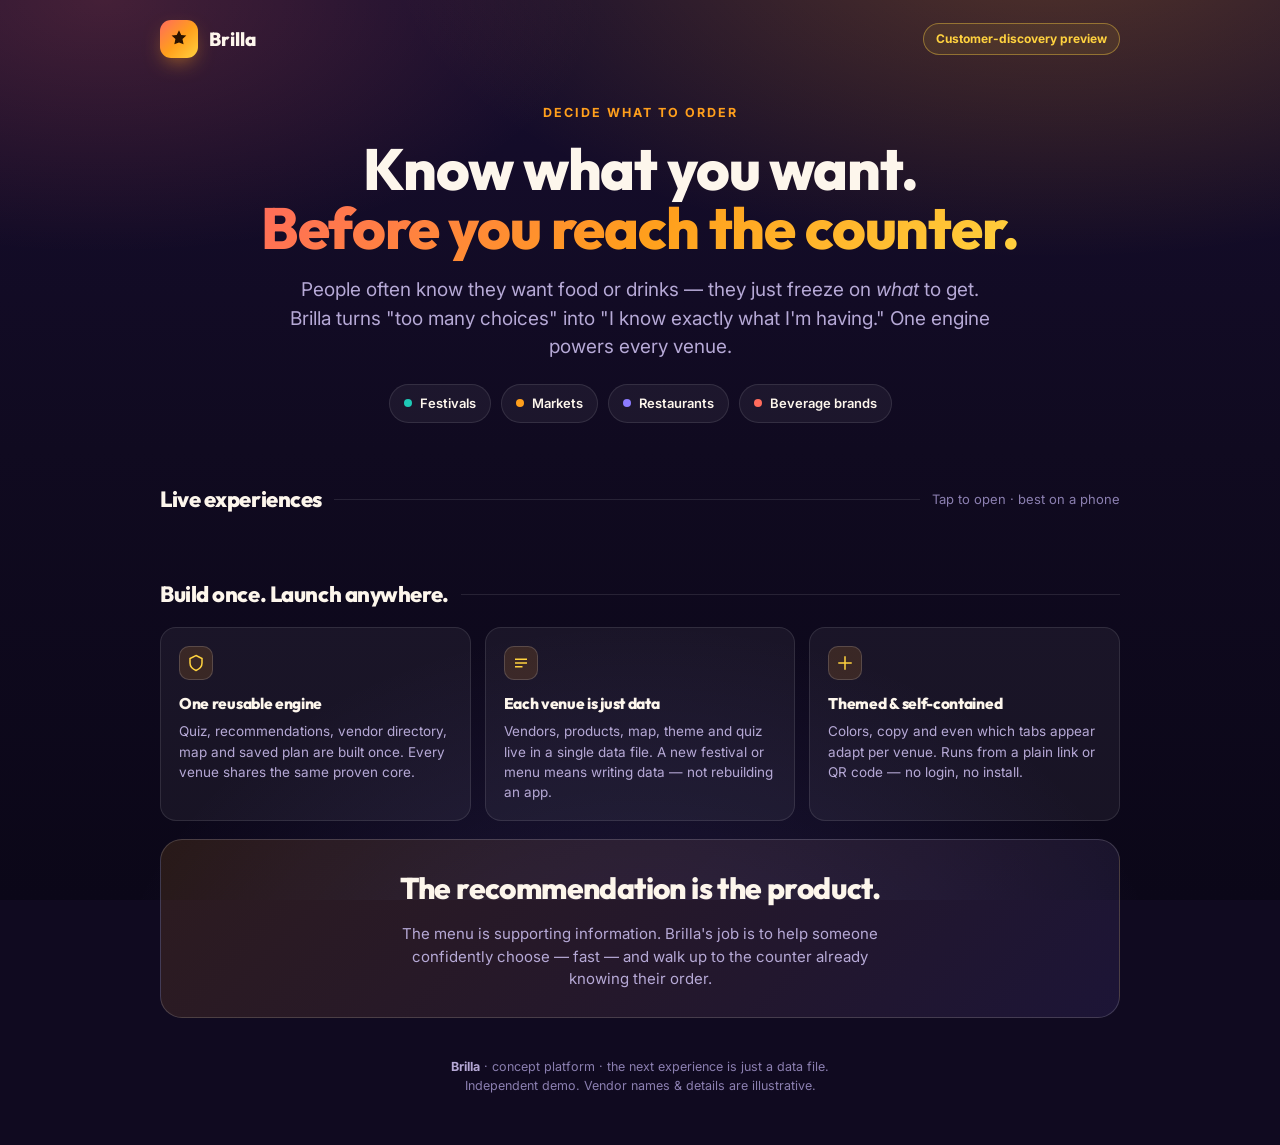
<file: index.html>
<!doctype html>
<html lang="en">
<head>
<meta charset="utf-8" />
<meta name="viewport" content="width=device-width, initial-scale=1, viewport-fit=cover" />
<title>Brilla — decide what to order, before you reach the counter</title>
<meta name="description" content="Brilla helps people decide what to eat and drink. One engine, every venue — festivals, markets, restaurants. Build once, launch anywhere." />
<meta name="theme-color" content="#120b26" />
<meta property="og:title" content="Brilla — one engine, every venue" />
<meta property="og:description" content="Helps people decide what to order before they reach the counter. Festivals, markets, restaurants — from one reusable engine." />
<link rel="preconnect" href="https://fonts.googleapis.com" />
<link rel="preconnect" href="https://fonts.gstatic.com" crossorigin />
<link href="https://fonts.googleapis.com/css2?family=Outfit:wght@500;600;700;800&family=Inter:wght@400;500;600&display=swap" rel="stylesheet" />
<style>
  :root{
    --bg:#100a20; --ink:#fdf6ec; --muted:#b6a9d6; --faint:#8b7fb0;
    --card:rgba(255,255,255,.05); --line:rgba(255,255,255,.10); --line2:rgba(255,255,255,.16);
    --b1:#ff6b5c; --b2:#ff9f1c; --b3:#ffd23f;
    --sun:linear-gradient(135deg,var(--b1),var(--b2) 52%,var(--b3));
    --radius:22px;
  }
  *{box-sizing:border-box;-webkit-tap-highlight-color:transparent}
  body{margin:0;font-family:'Inter',system-ui,sans-serif;color:var(--ink);background:var(--bg);
    background-image:
      radial-gradient(1100px 520px at 82% -6%, rgba(255,159,28,.26), transparent 60%),
      radial-gradient(900px 460px at 8% 0%, rgba(255,107,92,.20), transparent 55%),
      radial-gradient(900px 700px at 50% 116%, rgba(140,123,255,.16), transparent 60%),
      linear-gradient(180deg,#160d2e,#100a20 50%,#0b0718);
    background-attachment:fixed;min-height:100vh;-webkit-font-smoothing:antialiased;line-height:1.5}
  h1,h2,h3,h4{font-family:'Outfit',sans-serif;letter-spacing:-.02em;margin:0}
  a{color:inherit;text-decoration:none}
  .wrap{max-width:1000px;margin:0 auto;padding:0 20px}
  .grad{background:var(--sun);-webkit-background-clip:text;background-clip:text;color:transparent}

  header{display:flex;align-items:center;justify-content:space-between;padding:20px 0 6px}
  .brand{display:flex;align-items:center;gap:11px;font-family:'Outfit';font-weight:800;font-size:19px}
  .mark{width:38px;height:38px;border-radius:11px;background:var(--sun);display:grid;place-items:center;
        box-shadow:0 8px 22px -8px rgba(255,159,28,.85)}
  .mark svg{width:22px;height:22px}
  .tagchip{font-size:12px;font-weight:700;color:var(--b3);border:1px solid rgba(255,210,63,.4);
           background:rgba(255,210,63,.08);border-radius:999px;padding:6px 12px}

  .hero{padding:40px 0 14px;text-align:center;max-width:760px;margin:0 auto}
  .hero .eyebrow{font-size:12.5px;font-weight:700;letter-spacing:.16em;text-transform:uppercase;color:var(--b2)}
  .hero h1{font-size:clamp(34px,7vw,58px);line-height:1.03;font-weight:800;margin:16px 0 0}
  .hero p{font-size:clamp(16px,2.4vw,19px);color:var(--muted);margin:18px auto 0;max-width:60ch}
  .hero .row{display:flex;flex-wrap:wrap;gap:10px;justify-content:center;margin-top:22px}
  .pill{display:inline-flex;align-items:center;gap:8px;font-size:13px;font-weight:600;background:var(--card);
        border:1px solid var(--line);border-radius:999px;padding:9px 14px}
  .pill .d{width:8px;height:8px;border-radius:50%}

  .sec-label{display:flex;align-items:center;gap:12px;margin:46px 0 16px}
  .sec-label h2{font-size:22px;font-weight:800;white-space:nowrap}
  .sec-label .ln{flex:1;height:1px;background:var(--line)}
  .sec-label .note{font-size:13px;color:var(--faint)}

  .grid{display:grid;grid-template-columns:1fr;gap:18px}
  @media(min-width:680px){.grid{grid-template-columns:1fr 1fr}}

  .xcard{position:relative;border-radius:var(--radius);overflow:hidden;background:var(--card);
         border:1px solid var(--line2);box-shadow:0 24px 50px -28px rgba(0,0,0,.8);
         transition:transform .18s ease, border-color .18s ease;display:flex;flex-direction:column}
  .xcard:hover{transform:translateY(-4px);border-color:rgba(255,255,255,.3)}
  .xband{height:88px;background:linear-gradient(135deg,var(--c1),var(--c2) 52%,var(--c3));position:relative}
  .xband .em{position:absolute;left:18px;bottom:-22px;width:56px;height:56px;border-radius:15px;
             background:rgba(12,8,24,.85);backdrop-filter:blur(6px);border:1px solid rgba(255,255,255,.25);
             display:grid;place-items:center;font-size:28px}
  .xband .status{position:absolute;right:14px;top:14px;font-size:11px;font-weight:800;color:#10121f;
                 background:rgba(255,255,255,.9);border-radius:999px;padding:5px 10px}
  .xbody{padding:30px 18px 18px;display:flex;flex-direction:column;flex:1}
  .xbody h3{font-size:21px;font-weight:800}
  .xtype{font-size:12.5px;font-weight:700;color:var(--b2);margin-top:3px}
  .xtag{font-size:14px;color:var(--muted);margin:11px 0 0}
  .xmeta{font-size:12.5px;color:var(--faint);margin-top:12px;font-weight:600}
  .xstats{display:flex;gap:18px;margin-top:14px;padding-top:14px;border-top:1px solid var(--line)}
  .xstats b{font-family:'Outfit';font-weight:800;font-size:18px}
  .xstats span{font-size:11.5px;color:var(--muted);font-weight:600}
  .xstats b{display:block;line-height:1.05}
  .xopen{margin-top:16px;font-family:'Outfit';font-weight:700;font-size:14.5px;color:var(--ink);
         display:flex;align-items:center;gap:8px}
  .xopen .arrow{transition:transform .18s ease}
  .xcard:hover .xopen .arrow{transform:translateX(4px)}

  .addcard{border:1.5px dashed var(--line2);border-radius:var(--radius);background:transparent;padding:26px 20px;
           display:flex;flex-direction:column;justify-content:center;gap:8px;min-height:230px}
  .addcard .plus{width:42px;height:42px;border-radius:12px;border:1px solid var(--line2);display:grid;place-items:center;
                 font-size:24px;color:var(--b3);font-family:'Outfit'}
  .addcard h3{font-size:18px;font-weight:800;margin-top:6px}
  .addcard p{font-size:13.5px;color:var(--muted);margin:0}
  .addcard code{font-family:ui-monospace,Menlo,monospace;font-size:12px;color:var(--b3);
                background:rgba(255,210,63,.08);border:1px solid rgba(255,210,63,.2);border-radius:6px;padding:2px 6px}

  .how{display:grid;grid-template-columns:1fr;gap:14px;margin-top:6px}
  @media(min-width:680px){.how{grid-template-columns:repeat(3,1fr)}}
  .hcard{background:var(--card);border:1px solid var(--line);border-radius:16px;padding:18px}
  .hcard .ic{width:34px;height:34px;border-radius:10px;background:rgba(255,159,28,.14);border:1px solid var(--line2);
             display:grid;place-items:center;color:var(--b3)}
  .hcard .ic svg{width:18px;height:18px}
  .hcard h4{font-size:15.5px;font-weight:800;margin-top:12px}
  .hcard p{font-size:13.5px;color:var(--muted);margin:6px 0 0}

  .vision{margin-top:18px;background:linear-gradient(135deg,rgba(255,159,28,.12),rgba(140,123,255,.10));
          border:1px solid var(--line2);border-radius:var(--radius);padding:26px 22px;text-align:center}
  .vision h2{font-size:clamp(22px,4vw,30px);font-weight:800}
  .vision p{color:var(--muted);font-size:15px;max-width:56ch;margin:12px auto 0}

  footer{padding:40px 0 50px;text-align:center;color:var(--faint);font-size:12.5px}
  footer .bb{font-weight:700;color:var(--muted)}
</style>
</head>
<body>
<div class="wrap">
  <header>
    <div class="brand">
      <span class="mark"><svg viewBox="0 0 24 24" fill="none"><path d="M12 2.5l2.4 5.2 5.6.6-4.2 3.8 1.2 5.6L12 15.9 6.9 17.7 8.1 12 3.9 8.3l5.6-.6z" fill="#2a1300"/></svg></span>
      Brilla
    </div>
    <span class="tagchip">Customer-discovery preview</span>
  </header>

  <section class="hero">
    <div class="eyebrow">Decide what to order</div>
    <h1>Know what you want.<br><span class="grad">Before you reach the counter.</span></h1>
    <p>People often know they want food or drinks — they just freeze on <em>what</em> to get. Brilla turns "too many choices" into "I know exactly what I'm having." One engine powers every venue.</p>
    <div class="row">
      <span class="pill"><span class="d" style="background:#1ec8b6"></span>Festivals</span>
      <span class="pill"><span class="d" style="background:#ff9f1c"></span>Markets</span>
      <span class="pill"><span class="d" style="background:#8c7bff"></span>Restaurants</span>
      <span class="pill"><span class="d" style="background:#ff6b5c"></span>Beverage brands</span>
    </div>
  </section>

  <div class="sec-label">
    <h2>Live experiences</h2><span class="ln"></span><span class="note">Tap to open · best on a phone</span>
  </div>
  <div class="grid" id="grid"></div>

  <div class="sec-label">
    <h2>Build once. Launch anywhere.</h2><span class="ln"></span>
  </div>
  <div class="how">
    <div class="hcard">
      <div class="ic"><svg viewBox="0 0 24 24" fill="none" stroke="currentColor" stroke-width="2"><path d="M12 2l8 4v6c0 5-3.5 8-8 10-4.5-2-8-5-8-10V6z"/></svg></div>
      <h4>One reusable engine</h4>
      <p>Quiz, recommendations, vendor directory, map and saved plan are built once. Every venue shares the same proven core.</p>
    </div>
    <div class="hcard">
      <div class="ic"><svg viewBox="0 0 24 24" fill="none" stroke="currentColor" stroke-width="2"><path d="M4 7h16M4 12h16M4 17h10"/></svg></div>
      <h4>Each venue is just data</h4>
      <p>Vendors, products, map, theme and quiz live in a single data file. A new festival or menu means writing data — not rebuilding an app.</p>
    </div>
    <div class="hcard">
      <div class="ic"><svg viewBox="0 0 24 24" fill="none" stroke="currentColor" stroke-width="2"><path d="M12 3v18M3 12h18"/></svg></div>
      <h4>Themed & self-contained</h4>
      <p>Colors, copy and even which tabs appear adapt per venue. Runs from a plain link or QR code — no login, no install.</p>
    </div>
  </div>

  <div class="vision">
    <h2>The recommendation is the product.</h2>
    <p>The menu is supporting information. Brilla's job is to help someone confidently choose — fast — and walk up to the counter already knowing their order.</p>
  </div>

  <footer>
    <span class="bb">Brilla</span> · concept platform · the next experience is just a data file.<br>
    Independent demo. Vendor names &amp; details are illustrative.
  </footer>
</div>

<script src="data/events.js"></script>
<script>
  (function () {
    var events = window.BRILLA_EVENTS || [];
    var grid = document.getElementById("grid");
    var html = events.map(function (e) {
      return '' +
        '<a class="xcard" href="app.html?event=' + encodeURIComponent(e.id) + '" style="--c1:' + e.a1 + ';--c2:' + e.a2 + ';--c3:' + e.a3 + '">' +
          '<div class="xband"><span class="status">' + (e.status || "Demo") + '</span><span class="em">' + (e.emoji || "🎪") + '</span></div>' +
          '<div class="xbody">' +
            '<h3>' + e.name + '</h3>' +
            '<div class="xtype">' + (e.type || "") + '</div>' +
            '<p class="xtag">' + (e.tagline || "") + '</p>' +
            '<div class="xmeta">📅 ' + (e.date || "") + '  ·  📍 ' + (e.location || "") + '</div>' +
            '<div class="xstats">' +
              '<span><b>' + (e.vendors != null ? e.vendors : "—") + '</b>vendors</span>' +
              '<span><b>' + (e.products != null ? e.products : "—") + '</b>products</span>' +
            '</div>' +
            '<div class="xopen">Open experience <span class="arrow">→</span></div>' +
          '</div>' +
        '</a>';
    }).join("");
    html += '' +
      '<div class="addcard">' +
        '<span class="plus">+</span>' +
        '<h3>Your next experience</h3>' +
        '<p>Copy <code>data/_template.js</code>, fill in the vendors, products, map and theme, add a card to <code>data/events.js</code> — and it's live.</p>' +
        '<p style="margin-top:10px;color:var(--faint)">No engine changes. That\'s the platform.</p>' +
      '</div>';
    grid.innerHTML = html;
  })();
</script>
</body>
</html>
</file>
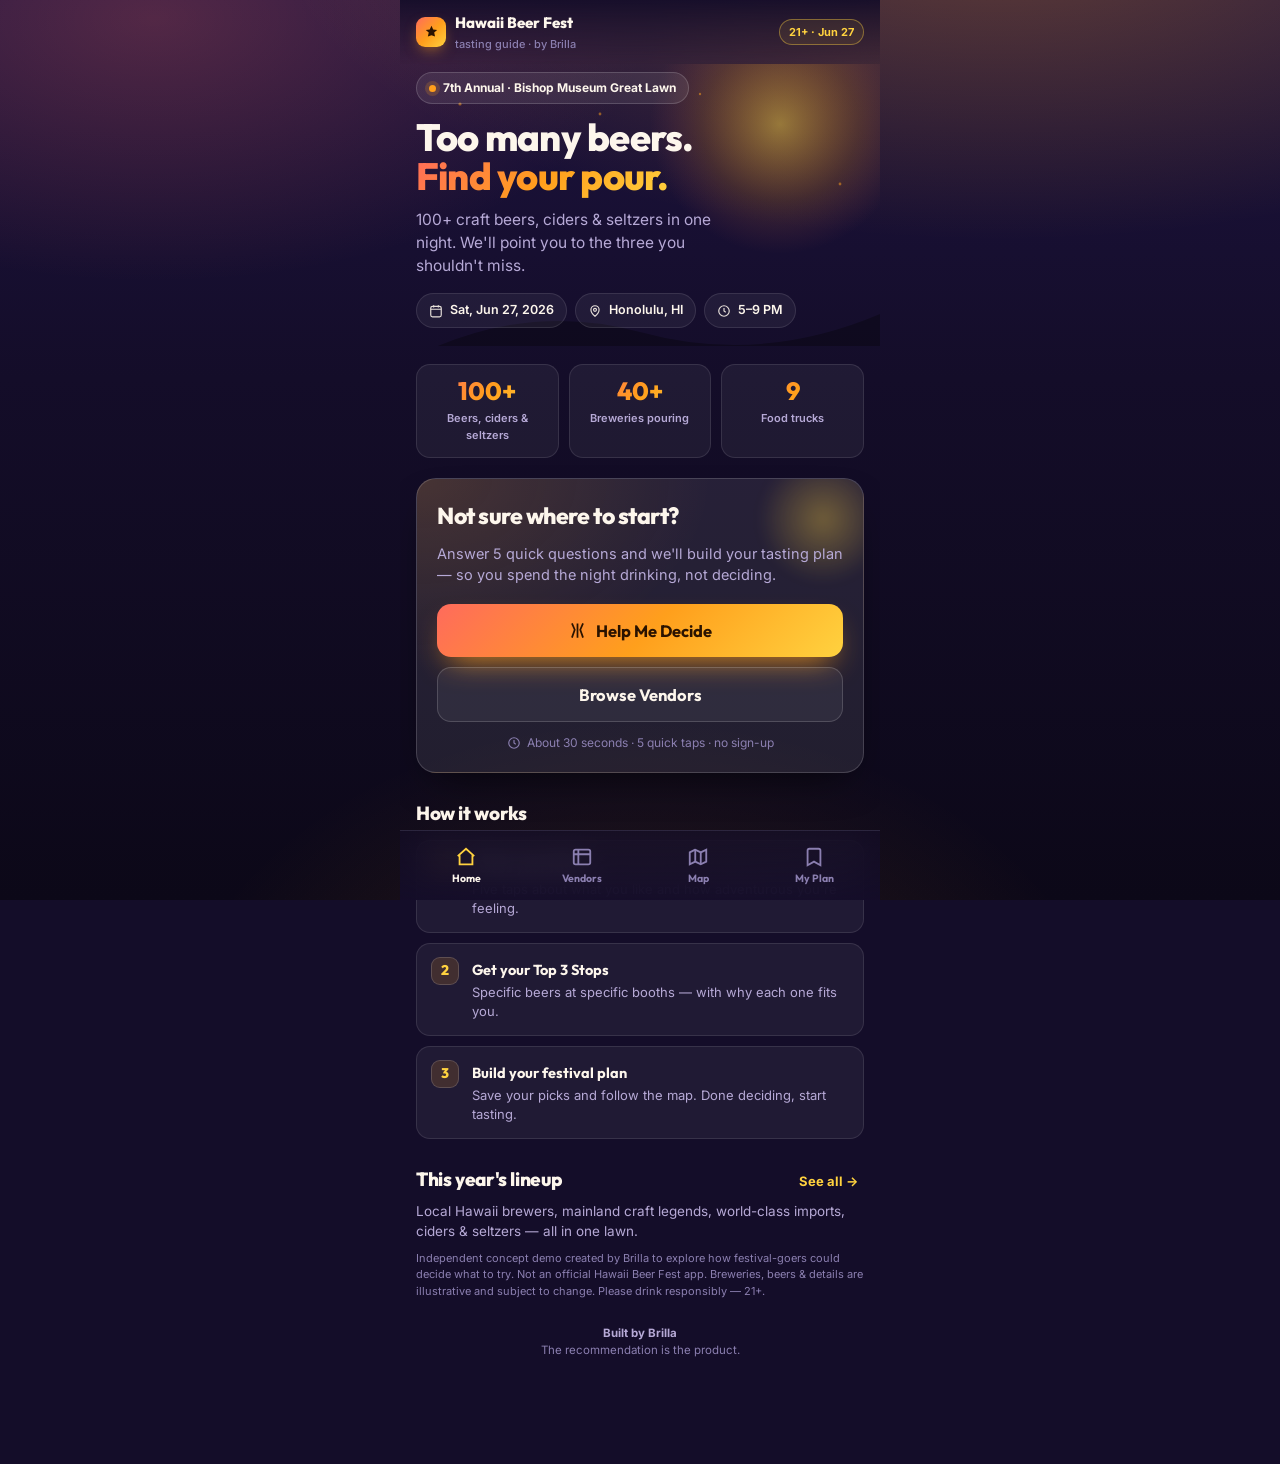
<file: app.html>
<!doctype html>
<html lang="en">
<head>
<meta charset="utf-8" />
<meta name="viewport" content="width=device-width, initial-scale=1, viewport-fit=cover" />
<title>Brilla</title>
<meta name="theme-color" content="#140d29" />
<link rel="preconnect" href="https://fonts.googleapis.com" />
<link rel="preconnect" href="https://fonts.gstatic.com" crossorigin />
<link href="https://fonts.googleapis.com/css2?family=Outfit:wght@500;600;700;800&family=Inter:wght@400;500;600&display=swap" rel="stylesheet" />
<link rel="stylesheet" href="brilla.css" />
</head>
<body>
<div id="root" class="app"><div class="loading">Loading…</div></div>

<script src="brilla-engine.js"></script>
<script>
  // Resolve which experience to load from ?event=<id> (default: hawaii-beer-fest)
  (function () {
    var params = new URLSearchParams(location.search);
    var id = (params.get("event") || "hawaii-beer-fest").toLowerCase().replace(/[^a-z0-9-]/g, "");
    if (!id) id = "hawaii-beer-fest";
    Brilla._pending = id;                 // engine starts as soon as the data registers
    var s = document.createElement("script");
    s.src = "data/" + id + ".js";
    s.onerror = function () {
      document.getElementById("root").innerHTML =
        '<div class="loading" style="text-align:center;padding:24px">Couldn’t load experience “' + id + '”.<br><a class="backlink" href="index.html">← Back to Brilla</a></div>';
    };
    document.head.appendChild(s);
  })();
</script>
</body>
</html>
</file>
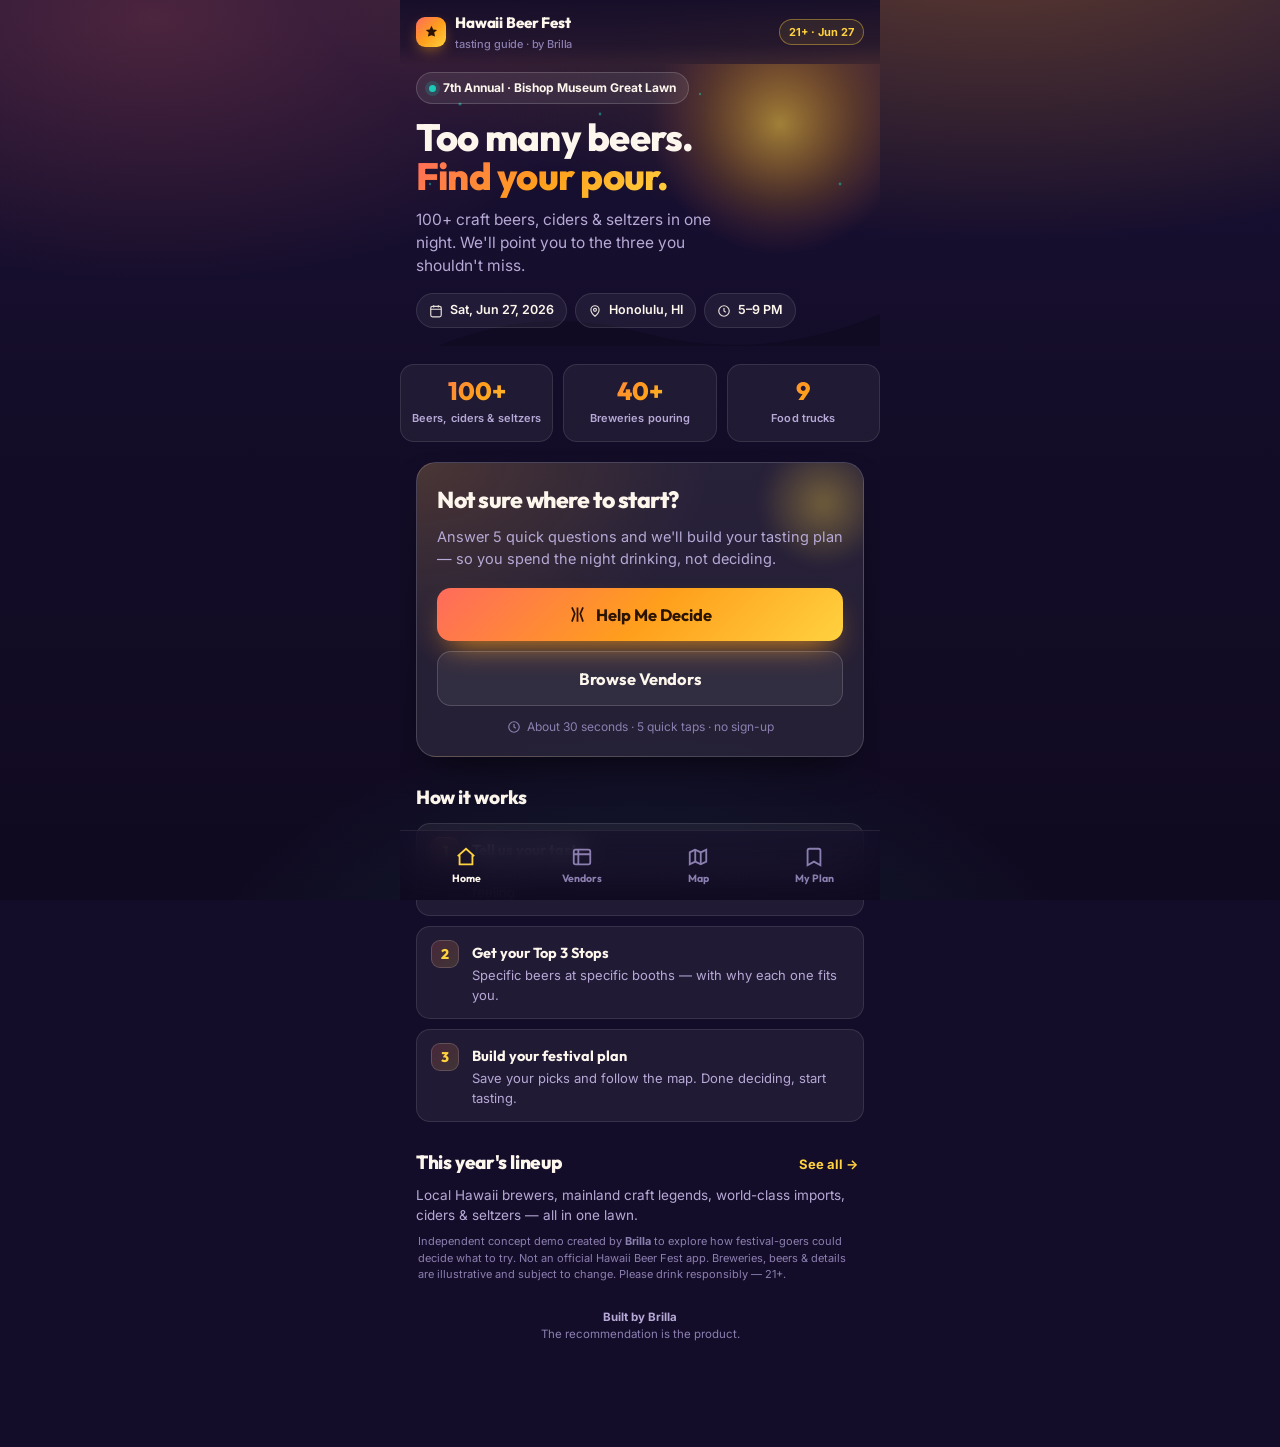
<file: hawaii-beer-fest-brilla-demo.html>
<!doctype html>
<html lang="en">
<head>
<meta charset="utf-8" />
<meta name="viewport" content="width=device-width, initial-scale=1, viewport-fit=cover" />
<title>Hawaii Beer Fest 2026 — Find your pour</title>
<meta name="description" content="Too many beers, too little time? Answer 5 quick questions and we'll build your tasting plan for Hawaii Beer Fest 2026 in under 30 seconds." />
<meta name="theme-color" content="#140d29" />
<meta property="og:title" content="Hawaii Beer Fest 2026 — Find your pour in under 30 seconds" />
<meta property="og:description" content="100+ beers, ciders & seltzers. Not sure where to start? We'll build your tasting plan." />
<meta property="og:type" content="website" />
<link rel="preconnect" href="https://fonts.googleapis.com" />
<link rel="preconnect" href="https://fonts.gstatic.com" crossorigin />
<link href="https://fonts.googleapis.com/css2?family=Outfit:wght@500;600;700;800&family=Inter:wght@400;500;600&display=swap" rel="stylesheet" />
<style>
  :root{
    --bg:#140d29; --bg2:#1d1340;
    --ink:#fdf6ec; --muted:#b6a9d6; --faint:#8b7fb0;
    --card:rgba(255,255,255,.055); --card2:rgba(255,255,255,.085);
    --line:rgba(255,255,255,.10); --line2:rgba(255,255,255,.16);
    --coral:#ff6b5c; --mango:#ff9f1c; --gold:#ffd23f;
    --teal:#1ec8b6; --violet:#8c7bff; --green:#5ed17a; --ocean:#2bb4ff;
    --sun:linear-gradient(135deg,#ff6b5c 0%,#ff9f1c 52%,#ffd23f 100%);
    --sun-soft:linear-gradient(135deg,rgba(255,107,92,.18),rgba(255,210,63,.14));
    --radius:20px; --radius-sm:14px;
    --shadow:0 18px 40px -18px rgba(0,0,0,.7);
    --maxw:480px;
  }
  *{box-sizing:border-box;-webkit-tap-highlight-color:transparent}
  html,body{margin:0;padding:0}
  body{
    font-family:'Inter',system-ui,-apple-system,Segoe UI,Roboto,sans-serif;
    color:var(--ink); background:var(--bg);
    background-image:
      radial-gradient(1200px 520px at 78% -8%, rgba(255,159,28,.30), transparent 60%),
      radial-gradient(900px 480px at 12% 2%, rgba(255,107,92,.22), transparent 55%),
      radial-gradient(800px 600px at 50% 120%, rgba(30,200,182,.14), transparent 60%),
      linear-gradient(180deg,#1a1136 0%, var(--bg) 42%, #100a20 100%);
    background-attachment:fixed;
    min-height:100vh; line-height:1.5;
    -webkit-font-smoothing:antialiased;
  }
  h1,h2,h3,h4,.f-display{font-family:'Outfit',system-ui,sans-serif;letter-spacing:-.02em;margin:0}
  button{font-family:inherit;cursor:pointer;border:none;background:none;color:inherit}
  img{max-width:100%;display:block}
  a{color:inherit}

  /* shell */
  .app{max-width:var(--maxw);margin:0 auto;min-height:100vh;position:relative;
       padding-bottom:calc(78px + env(safe-area-inset-bottom));overflow-x:hidden}
  .topbar{position:sticky;top:0;z-index:40;display:flex;align-items:center;justify-content:space-between;
          gap:10px;padding:12px 16px calc(12px);
          background:linear-gradient(180deg,rgba(20,13,41,.92),rgba(20,13,41,.55) 70%,transparent);
          backdrop-filter:blur(10px)}
  .brandmark{display:flex;align-items:center;gap:9px;font-family:'Outfit';font-weight:800;font-size:15px;letter-spacing:-.01em}
  .logo-badge{width:30px;height:30px;border-radius:9px;background:var(--sun);display:grid;place-items:center;
              box-shadow:0 6px 16px -6px rgba(255,159,28,.8)}
  .logo-badge svg{width:17px;height:17px}
  .topbar .by{font-family:'Inter';font-weight:500;color:var(--faint);font-size:11px;margin-top:1px}
  .pill-21{font-size:11px;font-weight:700;color:var(--gold);border:1px solid rgba(255,210,63,.4);
           border-radius:999px;padding:4px 9px;background:rgba(255,210,63,.08);white-space:nowrap}

  .view{display:none;animation:rise .42s cubic-bezier(.2,.7,.2,1)}
  .view.active{display:block}
  @keyframes rise{from{opacity:0;transform:translateY(12px)}to{opacity:1;transform:none}}
  @media (prefers-reduced-motion:reduce){.view,.view.active{animation:none}*{transition:none!important}}

  .pad{padding:0 16px}
  .section-eyebrow{font-size:11.5px;font-weight:700;letter-spacing:.14em;text-transform:uppercase;color:var(--mango)}
  .muted{color:var(--muted)} .faint{color:var(--faint)}

  /* hero */
  .hero{position:relative;padding:8px 16px 18px;overflow:hidden}
  .hero-art{position:absolute;inset:0;z-index:0;pointer-events:none}
  .hero-inner{position:relative;z-index:1}
  .hero-kicker{display:inline-flex;align-items:center;gap:7px;font-size:12px;font-weight:700;
    color:var(--ink);background:rgba(255,255,255,.08);border:1px solid var(--line2);
    padding:6px 12px;border-radius:999px;margin-bottom:14px}
  .hero-kicker .dot{width:7px;height:7px;border-radius:50%;background:var(--teal);box-shadow:0 0 0 4px rgba(30,200,182,.18)}
  .hero h1{font-size:38px;line-height:1.02;font-weight:800}
  .hero h1 .grad{background:var(--sun);-webkit-background-clip:text;background-clip:text;color:transparent}
  .hero-sub{margin:12px 0 0;color:var(--muted);font-size:15.5px;max-width:33ch}
  .facts{display:flex;flex-wrap:wrap;gap:8px;margin-top:16px}
  .fact{display:flex;align-items:center;gap:7px;font-size:12.5px;font-weight:600;color:var(--ink);
        background:var(--card);border:1px solid var(--line);border-radius:999px;padding:7px 12px}
  .fact svg{width:14px;height:14px;opacity:.9;flex:none}

  .stats{display:grid;grid-template-columns:repeat(3,1fr);gap:10px;margin:18px 0 4px}
  .stat{background:var(--card);border:1px solid var(--line);border-radius:var(--radius-sm);padding:14px 10px;text-align:center}
  .stat b{display:block;font-family:'Outfit';font-weight:800;font-size:25px;line-height:1;
          background:var(--sun);-webkit-background-clip:text;background-clip:text;color:transparent}
  .stat span{display:block;font-size:11px;color:var(--muted);margin-top:6px;font-weight:600;letter-spacing:.01em}

  /* the brilla value card / CTAs */
  .decide-card{margin:20px 16px 6px;padding:20px;border-radius:var(--radius);
    background:
      radial-gradient(120% 120% at 0% 0%, rgba(255,159,28,.16), transparent 55%),
      var(--card2);
    border:1px solid var(--line2);box-shadow:var(--shadow);position:relative;overflow:hidden}
  .decide-card .spark{position:absolute;right:-30px;top:-30px;width:140px;height:140px;
    background:radial-gradient(circle,rgba(255,210,63,.35),transparent 65%);filter:blur(6px)}
  .decide-card h2{font-size:23px;font-weight:800;position:relative}
  .decide-card p{margin:9px 0 0;color:var(--muted);font-size:14.5px;position:relative}
  .cta{display:flex;align-items:center;justify-content:center;gap:9px;width:100%;
       font-family:'Outfit';font-weight:700;font-size:16.5px;border-radius:14px;padding:16px;
       transition:transform .12s ease, box-shadow .2s ease}
  .cta:active{transform:scale(.978)}
  .cta-primary{background:var(--sun);color:#2a1300;box-shadow:0 14px 30px -12px rgba(255,159,28,.9);margin-top:18px}
  .cta-primary svg{width:19px;height:19px}
  .cta-secondary{background:rgba(255,255,255,.06);color:var(--ink);border:1px solid var(--line2);margin-top:10px}
  .cta-ghost{background:transparent;border:1px solid var(--line2);color:var(--ink)}
  .timehint{display:flex;align-items:center;justify-content:center;gap:6px;margin-top:12px;font-size:12px;color:var(--faint)}

  /* how it works */
  .how{display:grid;gap:10px;margin-top:10px}
  .how-step{display:flex;gap:13px;align-items:flex-start;background:var(--card);border:1px solid var(--line);
            border-radius:var(--radius-sm);padding:13px 14px}
  .how-num{flex:none;width:28px;height:28px;border-radius:9px;background:var(--sun-soft);border:1px solid var(--line2);
           display:grid;place-items:center;font-family:'Outfit';font-weight:800;font-size:14px;color:var(--gold)}
  .how-step b{font-family:'Outfit';font-size:14.5px}
  .how-step p{margin:2px 0 0;font-size:13px;color:var(--muted)}

  .block-title{display:flex;align-items:baseline;justify-content:space-between;gap:10px;margin:26px 0 12px}
  .block-title h3{font-size:19px;font-weight:800}
  .link-btn{font-size:13px;font-weight:700;color:var(--gold)}

  /* quiz */
  .quiz-wrap{padding:14px 16px 4px;min-height:70vh;display:flex;flex-direction:column}
  .progress{display:flex;align-items:center;gap:10px;margin-bottom:8px}
  .progress .bar{flex:1;height:7px;border-radius:999px;background:rgba(255,255,255,.10);overflow:hidden}
  .progress .fill{height:100%;width:20%;background:var(--sun);border-radius:999px;transition:width .35s cubic-bezier(.2,.7,.2,1)}
  .progress .count{font-size:12px;font-weight:700;color:var(--faint);white-space:nowrap}
  .qhead{margin:22px 0 6px}
  .qhead .section-eyebrow{margin-bottom:10px;display:block}
  .qhead h2{font-size:27px;font-weight:800;line-height:1.1}
  .qhead p{margin:8px 0 0;color:var(--muted);font-size:14px}
  .options{display:grid;gap:11px;margin-top:20px}
  .opt{display:flex;align-items:center;gap:14px;width:100%;text-align:left;
       background:var(--card);border:1px solid var(--line2);border-radius:16px;padding:15px 16px;
       transition:transform .12s ease, border-color .15s, background .15s}
  .opt:active{transform:scale(.985)}
  .opt:hover{border-color:rgba(255,159,28,.5)}
  .opt.sel{border-color:transparent;background:var(--sun);color:#2a1300}
  .opt .emoji{font-size:24px;flex:none;width:30px;text-align:center}
  .opt .otxt{font-family:'Outfit';font-weight:700;font-size:16px}
  .opt .odesc{font-size:12.5px;font-weight:500;color:var(--muted)}
  .opt.sel .odesc{color:rgba(42,19,0,.7)}
  .opt .chk{margin-left:auto;width:22px;height:22px;border-radius:50%;border:2px solid var(--line2);flex:none;
            display:grid;place-items:center}
  .opt.sel .chk{border-color:#2a1300;background:#2a1300}
  .opt.sel .chk svg{width:12px;height:12px;color:var(--gold)}
  .opt .chk svg{display:none} .opt.sel .chk svg{display:block}
  .quiz-nav{display:flex;gap:10px;margin-top:auto;padding:18px 0 8px}
  .qback{flex:none;padding:14px 18px;border-radius:13px;border:1px solid var(--line2);background:rgba(255,255,255,.04);
         font-weight:700;font-family:'Outfit';color:var(--muted)}
  .qskip{flex:1;padding:14px;border-radius:13px;background:rgba(255,255,255,.04);border:1px solid var(--line);
         color:var(--faint);font-weight:600;font-size:13.5px}

  /* results */
  .results-head{padding:18px 16px 6px}
  .results-head h2{font-size:28px;font-weight:800}
  .results-head h2 .grad{background:var(--sun);-webkit-background-clip:text;background-clip:text;color:transparent}
  .results-head p{margin:8px 0 0;color:var(--muted);font-size:14.5px}
  .rec{margin:14px 16px;border-radius:var(--radius);background:var(--card2);border:1px solid var(--line2);
       overflow:hidden;box-shadow:var(--shadow)}
  .rec-top{display:flex;gap:13px;padding:16px 16px 12px;align-items:flex-start}
  .rank{flex:none;width:38px;height:38px;border-radius:11px;display:grid;place-items:center;
        font-family:'Outfit';font-weight:800;font-size:18px;color:#2a1300;background:var(--sun)}
  .rec-2 .rank{background:linear-gradient(135deg,#cfd6e6,#9aa6c4);color:#1a2030}
  .rec-3 .rank{background:linear-gradient(135deg,#e6a877,#c87b45);color:#2a1300}
  .rec-vendor{flex:1;min-width:0}
  .rec-vendor .vn{display:flex;align-items:center;gap:9px}
  .mono{width:30px;height:30px;border-radius:9px;flex:none;display:grid;place-items:center;
        font-family:'Outfit';font-weight:800;font-size:13px;color:#10121f}
  .rec-vendor h3{font-size:14px;font-weight:700;color:var(--muted);font-family:'Inter';letter-spacing:0}
  .rec-beer{font-family:'Outfit';font-weight:800;font-size:21px;line-height:1.12;margin:10px 0 0;padding:0 16px}
  .chips{display:flex;flex-wrap:wrap;gap:7px;padding:10px 16px 0}
  .chip{font-size:11.5px;font-weight:700;border-radius:999px;padding:5px 10px;border:1px solid var(--line2);
        background:rgba(255,255,255,.05);color:var(--ink)}
  .chip.abv{color:var(--gold);border-color:rgba(255,210,63,.35);background:rgba(255,210,63,.08)}
  .chip.cat{color:#10121f}
  .why{margin:13px 16px 0;padding:12px 13px;border-radius:13px;background:var(--sun-soft);border:1px solid var(--line2)}
  .why .wrow{display:flex;gap:9px;align-items:flex-start;font-size:13.5px;color:var(--ink)}
  .why .wrow+.wrow{margin-top:7px}
  .why .wrow svg{width:15px;height:15px;flex:none;margin-top:2px;color:var(--gold)}
  .rec-foot{display:flex;align-items:center;gap:10px;padding:14px 16px 16px}
  .loc{display:flex;align-items:center;gap:6px;font-size:12.5px;font-weight:700;color:var(--muted)}
  .loc .pin{width:22px;height:22px;border-radius:7px;background:rgba(255,255,255,.06);border:1px solid var(--line2);
            display:grid;place-items:center;font-size:11px;font-family:'Outfit';font-weight:800;color:var(--gold)}
  .savebtn{margin-left:auto;display:flex;align-items:center;gap:7px;font-weight:700;font-family:'Outfit';font-size:13.5px;
           border:1px solid var(--line2);border-radius:11px;padding:9px 14px;background:rgba(255,255,255,.05);transition:.15s}
  .savebtn svg{width:16px;height:16px}
  .savebtn.saved{background:var(--sun);color:#2a1300;border-color:transparent}
  .savebtn:active{transform:scale(.96)}
  .results-actions{padding:6px 16px 22px;display:grid;gap:10px}

  /* vendors */
  .search{display:flex;align-items:center;gap:10px;margin:6px 16px 4px;background:var(--card2);
          border:1px solid var(--line2);border-radius:14px;padding:12px 14px}
  .search svg{width:18px;height:18px;color:var(--faint);flex:none}
  .search input{flex:1;background:none;border:none;outline:none;color:var(--ink);font-size:15px;font-family:inherit}
  .search input::placeholder{color:var(--faint)}
  .filters{display:flex;gap:8px;overflow-x:auto;padding:12px 16px 6px;scrollbar-width:none}
  .filters::-webkit-scrollbar{display:none}
  .fchip{white-space:nowrap;font-size:13px;font-weight:700;font-family:'Outfit';padding:8px 14px;border-radius:999px;
         border:1px solid var(--line2);background:rgba(255,255,255,.04);color:var(--muted);transition:.15s}
  .fchip.on{background:var(--sun);color:#2a1300;border-color:transparent}
  .vcount{padding:6px 16px 2px;font-size:12.5px;color:var(--faint);font-weight:600}
  .vcard{margin:10px 16px;border-radius:var(--radius);background:var(--card);border:1px solid var(--line);padding:15px;
         box-shadow:0 12px 26px -20px rgba(0,0,0,.8)}
  .vcard-head{display:flex;gap:13px;align-items:center}
  .vcard .mono{width:46px;height:46px;border-radius:13px;font-size:18px}
  .vcard h3{font-size:17.5px;font-weight:800}
  .vmeta{display:flex;align-items:center;gap:8px;margin-top:3px;font-size:12px;font-weight:600}
  .cat-dot{width:8px;height:8px;border-radius:50%;flex:none}
  .vloc{margin-left:auto;flex:none;align-self:flex-start;display:flex;align-items:center;gap:5px;font-size:11.5px;
        font-weight:700;color:var(--muted);background:rgba(255,255,255,.05);border:1px solid var(--line2);
        border-radius:999px;padding:5px 10px}
  .vblurb{margin:11px 0 0;font-size:13.5px;color:var(--muted)}
  .beerlist{margin-top:12px;display:grid;gap:8px}
  .beer{display:flex;align-items:center;gap:11px;background:rgba(255,255,255,.035);border:1px solid var(--line);
        border-radius:12px;padding:10px 12px}
  .beer .bi{min-width:0;flex:1}
  .beer .bn{font-family:'Outfit';font-weight:700;font-size:14.5px;line-height:1.15}
  .beer .bs{font-size:12px;color:var(--faint);margin-top:2px}
  .beer .babv{font-size:11px;font-weight:800;color:var(--gold);flex:none}
  .heart{flex:none;width:34px;height:34px;border-radius:10px;border:1px solid var(--line2);background:rgba(255,255,255,.05);
         display:grid;place-items:center;transition:.15s}
  .heart svg{width:17px;height:17px;color:var(--muted)}
  .heart.on{background:var(--sun);border-color:transparent}
  .heart.on svg{color:#2a1300;fill:#2a1300}
  .heart:active{transform:scale(.92)}

  /* map */
  .map-intro{padding:16px 16px 4px}
  .map-intro h2{font-size:24px;font-weight:800}
  .map-intro p{margin:7px 0 0;color:var(--muted);font-size:14px}
  .map-stage{position:relative;margin:14px 16px;border-radius:var(--radius);overflow:hidden;border:1px solid var(--line2);
             aspect-ratio:3/4;background:#0e1b16;box-shadow:var(--shadow)}
  .map-stage svg.bg{position:absolute;inset:0;width:100%;height:100%}
  .pin{position:absolute;transform:translate(-50%,-50%);width:30px;height:30px;border-radius:50%;
       display:grid;place-items:center;font-family:'Outfit';font-weight:800;font-size:13px;color:#0c1018;
       border:2px solid rgba(255,255,255,.85);box-shadow:0 4px 10px rgba(0,0,0,.5);transition:transform .15s;z-index:2}
  .pin:active{transform:translate(-50%,-50%) scale(.9)}
  .pin.saved::after{content:"";position:absolute;inset:-6px;border-radius:50%;border:2px solid var(--gold);opacity:.9}
  .pin.hl{animation:pulse 1.1s ease-out infinite}
  @keyframes pulse{0%{box-shadow:0 0 0 0 rgba(255,210,63,.7)}100%{box-shadow:0 0 0 16px rgba(255,210,63,0)}}
  .map-pop{position:absolute;left:0;right:0;bottom:0;z-index:5;margin:10px;padding:13px 14px;border-radius:14px;
           background:rgba(18,12,36,.96);border:1px solid var(--line2);backdrop-filter:blur(8px);
           transform:translateY(140%);transition:transform .28s cubic-bezier(.2,.7,.2,1)}
  .map-pop.show{transform:none}
  .map-pop .mp-top{display:flex;align-items:center;gap:11px}
  .map-pop h4{font-size:16px;font-weight:800}
  .map-pop .mp-meta{font-size:12px;color:var(--muted);margin-top:1px}
  .map-pop .mp-act{margin-left:auto;display:flex;gap:8px}
  .mini-btn{font-size:12.5px;font-weight:700;font-family:'Outfit';border-radius:10px;padding:8px 12px;
            border:1px solid var(--line2);background:rgba(255,255,255,.06)}
  .mini-btn.solid{background:var(--sun);color:#2a1300;border-color:transparent}
  .legend{display:flex;flex-wrap:wrap;gap:9px 14px;padding:6px 18px 10px}
  .legend span{display:flex;align-items:center;gap:6px;font-size:11.5px;color:var(--muted);font-weight:600}
  .legend i{width:10px;height:10px;border-radius:50%;display:inline-block}

  /* plan */
  .plan-head{padding:18px 16px 4px;display:flex;align-items:flex-end;justify-content:space-between;gap:10px}
  .plan-head h2{font-size:25px;font-weight:800}
  .plan-head p{margin:6px 0 0;font-size:13.5px;color:var(--muted)}
  .plan-head .cnt{font-family:'Outfit';font-weight:800;font-size:13px;color:var(--gold);
                  background:rgba(255,210,63,.1);border:1px solid rgba(255,210,63,.3);border-radius:999px;padding:6px 12px;white-space:nowrap}
  .plan-item{display:flex;align-items:center;gap:12px;margin:10px 16px;padding:13px 14px;border-radius:15px;
             background:var(--card);border:1px solid var(--line)}
  .plan-item .pnum{flex:none;width:30px;height:30px;border-radius:9px;background:rgba(255,255,255,.06);
                   border:1px solid var(--line2);display:grid;place-items:center;font-family:'Outfit';font-weight:800;
                   font-size:12px;color:var(--gold)}
  .plan-item .pinfo{flex:1;min-width:0}
  .plan-item .pbn{font-family:'Outfit';font-weight:700;font-size:15px;line-height:1.15}
  .plan-item .pvn{font-size:12.5px;color:var(--muted);margin-top:2px}
  .rm{flex:none;width:32px;height:32px;border-radius:9px;border:1px solid var(--line2);background:rgba(255,255,255,.04);
      display:grid;place-items:center;color:var(--faint)}
  .rm svg{width:15px;height:15px}
  .plan-actions{padding:12px 16px 20px;display:grid;gap:10px}
  .empty{margin:30px 16px;padding:30px 22px;text-align:center;border-radius:var(--radius);
         background:var(--card);border:1px dashed var(--line2)}
  .empty .em{font-size:42px}
  .empty h3{font-size:20px;font-weight:800;margin-top:10px}
  .empty p{margin:8px 0 18px;color:var(--muted);font-size:14px}

  .disclaimer{margin:8px 16px 8px;padding:0 2px;font-size:11px;color:var(--faint);line-height:1.5}
  .foot{padding:18px 16px 26px;text-align:center;color:var(--faint);font-size:11.5px}
  .foot .bb{display:inline-flex;align-items:center;gap:6px;font-weight:700;color:var(--muted)}

  /* bottom nav */
  .nav{position:fixed;left:50%;transform:translateX(-50%);bottom:0;width:100%;max-width:var(--maxw);z-index:50;
       display:grid;grid-template-columns:repeat(4,1fr);
       background:linear-gradient(180deg,rgba(20,13,41,.6),rgba(16,10,32,.96));
       backdrop-filter:blur(14px);border-top:1px solid var(--line);
       padding:8px 8px calc(8px + env(safe-area-inset-bottom))}
  .nav button{display:flex;flex-direction:column;align-items:center;gap:3px;padding:7px 4px;border-radius:12px;color:var(--faint);
              font-size:10.5px;font-weight:700;font-family:'Outfit';position:relative}
  .nav button svg{width:22px;height:22px}
  .nav button.on{color:var(--ink)}
  .nav button.on svg{color:var(--gold)}
  .nav .badge{position:absolute;top:2px;right:50%;margin-right:-22px;min-width:17px;height:17px;padding:0 4px;border-radius:999px;
              background:var(--coral);color:#fff;font-size:10px;font-weight:800;display:grid;place-items:center;line-height:1}
  .nav .badge.hide{display:none}

  .toast{position:fixed;left:50%;bottom:96px;z-index:80;
         background:rgba(20,13,41,.97);border:1px solid var(--line2);color:var(--ink);
         padding:11px 16px;border-radius:12px;font-size:13.5px;font-weight:600;box-shadow:var(--shadow);
         transform:translateX(-50%) translateY(20px);opacity:0;transition:.25s;pointer-events:none;max-width:88%}
  .toast.show{opacity:1;transform:translateX(-50%) translateY(0)}
</style>
</head>
<body>
<div class="app">
  <header class="topbar">
    <div class="brandmark">
      <span class="logo-badge" aria-hidden="true">
        <svg viewBox="0 0 24 24" fill="none"><path d="M12 2.5l2.4 5.2 5.6.6-4.2 3.8 1.2 5.6L12 15.9 6.9 17.7 8.1 12 3.9 8.3l5.6-.6z" fill="#2a1300"/></svg>
      </span>
      <div>
        Hawaii Beer Fest
        <div class="by">tasting guide · by Brilla</div>
      </div>
    </div>
    <span class="pill-21">21+ · Jun 27</span>
  </header>

  <!-- ============ HOME ============ -->
  <section id="view-home" class="view active">
    <div class="hero">
      <svg class="hero-art" viewBox="0 0 480 300" preserveAspectRatio="xMidYMid slice" aria-hidden="true">
        <defs>
          <linearGradient id="sky" x1="0" y1="0" x2="0" y2="1">
            <stop offset="0" stop-color="#ff9f1c" stop-opacity=".0"/>
            <stop offset="1" stop-color="#ff6b5c" stop-opacity=".0"/>
          </linearGradient>
          <radialGradient id="sun" cx="50%" cy="50%" r="50%">
            <stop offset="0" stop-color="#ffd23f" stop-opacity=".55"/>
            <stop offset="60%" stop-color="#ff9f1c" stop-opacity=".18"/>
            <stop offset="100%" stop-color="#ff6b5c" stop-opacity="0"/>
          </radialGradient>
        </defs>
        <circle cx="380" cy="60" r="130" fill="url(#sun)"/>
        <g fill="#0e0a1e" opacity=".55">
          <path d="M0 300 Q120 235 240 268 T480 250 V300 Z"/>
        </g>
        <g opacity=".5" fill="#1ec8b6">
          <circle cx="60" cy="40" r="1.6"/><circle cx="120" cy="22" r="1.2"/><circle cx="200" cy="50" r="1.4"/>
          <circle cx="300" cy="30" r="1.2"/><circle cx="440" cy="120" r="1.4"/><circle cx="30" cy="120" r="1.2"/>
        </g>
      </svg>
      <div class="hero-inner">
        <span class="hero-kicker"><span class="dot"></span>7th Annual · Bishop Museum Great Lawn</span>
        <h1>Too many beers.<br><span class="grad">Find your pour.</span></h1>
        <p class="hero-sub">100+ craft beers, ciders &amp; seltzers in one night. We'll point you to the three you shouldn't miss.</p>
        <div class="facts">
          <span class="fact"><svg viewBox="0 0 24 24" fill="none" stroke="currentColor" stroke-width="2"><rect x="3" y="4" width="18" height="18" rx="3"/><path d="M3 9h18M8 2v4M16 2v4"/></svg>Sat, Jun 27, 2026</span>
          <span class="fact"><svg viewBox="0 0 24 24" fill="none" stroke="currentColor" stroke-width="2"><path d="M12 21s7-5.2 7-11a7 7 0 10-14 0c0 5.8 7 11 7 11z"/><circle cx="12" cy="10" r="2.5"/></svg>Honolulu, HI</span>
          <span class="fact"><svg viewBox="0 0 24 24" fill="none" stroke="currentColor" stroke-width="2"><circle cx="12" cy="12" r="9"/><path d="M12 7v5l3 2"/></svg>5–9 PM</span>
        </div>
      </div>
    </div>

    <div class="stats">
      <div class="stat"><b>100+</b><span>Beers, ciders &amp; seltzers</span></div>
      <div class="stat"><b>40+</b><span>Breweries pouring</span></div>
      <div class="stat"><b>9</b><span>Food trucks</span></div>
    </div>

    <div class="decide-card">
      <div class="spark" aria-hidden="true"></div>
      <h2>Not sure where to start?</h2>
      <p>Answer 5 quick questions and we'll build your tasting plan — so you spend the night drinking, not deciding.</p>
      <button class="cta cta-primary" data-action="start-quiz">
        <svg viewBox="0 0 24 24" fill="none" stroke="currentColor" stroke-width="2.2"><path d="M5 3l3.5 8L5 21M12 3v18M19 3l-3.5 8L19 21"/></svg>
        Help Me Decide
      </button>
      <button class="cta cta-secondary" data-nav="vendors">Browse Vendors</button>
      <div class="timehint">
        <svg viewBox="0 0 24 24" width="14" height="14" fill="none" stroke="currentColor" stroke-width="2"><circle cx="12" cy="12" r="9"/><path d="M12 7v5l3 2"/></svg>
        About 30 seconds · 5 quick taps · no sign-up
      </div>
    </div>

    <div class="pad">
      <div class="block-title"><h3>How it works</h3></div>
      <div class="how">
        <div class="how-step"><span class="how-num">1</span><div><b>Tell us your taste</b><p>Five taps about what you like and how adventurous you're feeling.</p></div></div>
        <div class="how-step"><span class="how-num">2</span><div><b>Get your Top 3 Stops</b><p>Specific beers at specific booths — with why each one fits you.</p></div></div>
        <div class="how-step"><span class="how-num">3</span><div><b>Build your festival plan</b><p>Save your picks and follow the map. Done deciding, start tasting.</p></div></div>
      </div>

      <div class="block-title"><h3>This year's lineup</h3><button class="link-btn" data-nav="vendors">See all →</button></div>
      <p class="muted" style="font-size:13.5px;margin:-4px 0 0">Local Hawaii brewers, mainland craft legends, world-class imports, ciders &amp; seltzers — all in one lawn.</p>
    </div>

    <p class="disclaimer">Independent concept demo created by <b>Brilla</b> to explore how festival-goers could decide what to try. Not an official Hawaii Beer Fest app. Breweries, beers &amp; details are illustrative and subject to change. Please drink responsibly — 21+.</p>
    <div class="foot"><span class="bb">Built by Brilla</span><br>The recommendation is the product.</div>
  </section>

  <!-- ============ QUIZ ============ -->
  <section id="view-quiz" class="view">
    <div class="quiz-wrap">
      <div class="progress">
        <div class="bar"><div class="fill" id="qfill"></div></div>
        <span class="count" id="qcount">1 / 5</span>
      </div>
      <div class="qhead">
        <span class="section-eyebrow" id="qeyebrow">Your taste</span>
        <h2 id="qtitle">Question</h2>
        <p id="qdesc"></p>
      </div>
      <div class="options" id="qoptions"></div>
      <div class="quiz-nav">
        <button class="qback" id="qback" data-action="quiz-back">← Back</button>
        <button class="qskip" data-action="quiz-skip">No preference — skip</button>
      </div>
    </div>
  </section>

  <!-- ============ RESULTS ============ -->
  <section id="view-results" class="view">
    <div class="results-head">
      <span class="section-eyebrow">Your festival game plan</span>
      <h2 style="margin-top:8px">Your <span class="grad">Top 3 Stops</span></h2>
      <p id="results-sub">Start here. Tap the heart to save a pour to your plan, then follow the map.</p>
    </div>
    <div id="rec-list"></div>
    <div class="results-actions">
      <button class="cta cta-secondary" data-action="more-stops">🎲 Show me 3 different stops</button>
      <button class="cta cta-ghost" data-action="restart-quiz">↺ Retake the quiz</button>
      <button class="cta cta-primary" data-nav="plan" style="margin-top:4px">View My Festival Plan</button>
    </div>
    <div class="foot">The recommendation is the product. The menu is supporting information.</div>
  </section>

  <!-- ============ VENDORS ============ -->
  <section id="view-vendors" class="view">
    <div style="padding:16px 16px 2px"><span class="section-eyebrow">Discover</span><h2 style="font-size:24px;font-weight:800;margin-top:8px">Vendor Directory</h2></div>
    <div class="search">
      <svg viewBox="0 0 24 24" fill="none" stroke="currentColor" stroke-width="2"><circle cx="11" cy="11" r="7"/><path d="M21 21l-4-4"/></svg>
      <input id="vsearch" type="search" placeholder="Search breweries, beers, or styles…" autocomplete="off"/>
    </div>
    <div class="filters" id="vfilters"></div>
    <div class="vcount" id="vcount"></div>
    <div id="vendor-list"></div>
    <div class="foot">Booths &amp; pours are illustrative for this concept demo.</div>
  </section>

  <!-- ============ MAP ============ -->
  <section id="view-map" class="view">
    <div class="map-intro">
      <span class="section-eyebrow">Get around</span>
      <h2 style="margin-top:8px">Festival Map</h2>
      <p>Bishop Museum Great Lawn. Tap a numbered booth to see what's pouring. Your saved stops glow gold.</p>
    </div>
    <div class="map-stage" id="map-stage">
      <svg class="bg" viewBox="0 0 300 400" preserveAspectRatio="none" aria-hidden="true">
        <defs>
          <linearGradient id="lawn" x1="0" y1="0" x2="0" y2="1">
            <stop offset="0" stop-color="#16332a"/><stop offset="1" stop-color="#0f241d"/>
          </linearGradient>
        </defs>
        <rect width="300" height="400" fill="url(#lawn)"/>
        <g stroke="#ffffff" stroke-opacity=".05" stroke-width="1">
          <path d="M0 100H300M0 200H300M0 300H300M75 0V400M150 0V400M225 0V400"/>
        </g>
        <!-- stage -->
        <rect x="95" y="14" width="110" height="30" rx="6" fill="#2a1c12" stroke="#ff9f1c" stroke-opacity=".5"/>
        <text x="150" y="33" text-anchor="middle" fill="#ffd23f" font-family="Outfit,sans-serif" font-size="12" font-weight="700">MAIN STAGE</text>
        <!-- food court -->
        <rect x="12" y="300" width="58" height="86" rx="8" fill="#241a33" stroke="#8c7bff" stroke-opacity=".4"/>
        <text x="41" y="338" text-anchor="middle" fill="#cdbcff" font-family="Outfit,sans-serif" font-size="9" font-weight="700">FOOD</text>
        <text x="41" y="350" text-anchor="middle" fill="#cdbcff" font-family="Outfit,sans-serif" font-size="9" font-weight="700">TRUCKS</text>
        <!-- entrance -->
        <rect x="110" y="372" width="80" height="22" rx="6" fill="#12241d" stroke="#1ec8b6" stroke-opacity=".5"/>
        <text x="150" y="387" text-anchor="middle" fill="#7fe9dc" font-family="Outfit,sans-serif" font-size="10" font-weight="700">ENTRANCE</text>
        <!-- water -->
        <circle cx="245" cy="335" r="13" fill="#10243a" stroke="#2bb4ff" stroke-opacity=".5"/>
        <text x="245" y="339" text-anchor="middle" fill="#9ad6ff" font-family="Outfit,sans-serif" font-size="8" font-weight="700">H₂O</text>
      </svg>
      <div id="pins"></div>
      <div class="map-pop" id="map-pop">
        <div class="mp-top">
          <span class="mono" id="mp-mono"></span>
          <div style="min-width:0">
            <h4 id="mp-name"></h4>
            <div class="mp-meta" id="mp-meta"></div>
          </div>
          <div class="mp-act">
            <button class="mini-btn" id="mp-view">Details</button>
            <button class="mini-btn solid" id="mp-save">Save</button>
          </div>
        </div>
      </div>
    </div>
    <div class="legend">
      <span><i style="background:#1ec8b6"></i>Local Hawaii</span>
      <span><i style="background:#8c7bff"></i>Mainland craft</span>
      <span><i style="background:#ffd23f"></i>Imports</span>
      <span><i style="background:#ff6b5c"></i>Seltzer &amp; variety</span>
      <span><i style="background:#5ed17a"></i>Cider</span>
    </div>
  </section>

  <!-- ============ PLAN ============ -->
  <section id="view-plan" class="view">
    <div class="plan-head">
      <div>
        <span class="section-eyebrow">Your night, sorted</span>
        <h2 style="margin-top:8px">My Festival Plan</h2>
        <p id="plan-sub">The pours you saved, in one place.</p>
      </div>
      <span class="cnt" id="plan-count">0 saved</span>
    </div>
    <div id="plan-list"></div>
    <div class="plan-actions" id="plan-actions"></div>
    <div class="foot">Go from “too many choices” to “I know exactly where I'm headed.”</div>
  </section>

  <!-- ============ NAV ============ -->
  <nav class="nav">
    <button data-nav="home" class="on"><svg viewBox="0 0 24 24" fill="none" stroke="currentColor" stroke-width="2"><path d="M3 11l9-8 9 8M5 10v10h14V10"/></svg>Home</button>
    <button data-nav="vendors"><svg viewBox="0 0 24 24" fill="none" stroke="currentColor" stroke-width="2"><rect x="3" y="4" width="18" height="16" rx="2"/><path d="M3 9h18M8 4v16"/></svg>Vendors</button>
    <button data-nav="map"><svg viewBox="0 0 24 24" fill="none" stroke="currentColor" stroke-width="2"><path d="M9 4L3 7v13l6-3 6 3 6-3V4l-6 3-6-3z"/><path d="M9 4v13M15 7v13"/></svg>Map</button>
    <button data-nav="plan"><svg viewBox="0 0 24 24" fill="none" stroke="currentColor" stroke-width="2"><path d="M19 21l-7-4-7 4V5a2 2 0 012-2h10a2 2 0 012 2z"/></svg>My Plan<span class="badge hide" id="nav-badge">0</span></button>
  </nav>

  <div class="toast" id="toast"></div>
</div>

<script>
/* =========================================================================
   Brilla × Hawaii Beer Fest — concept demo
   Pure data + recommendation logic first (testable), DOM bootstrap last.
   ========================================================================= */

/* ---------- category meta ---------- */
const CATS = {
  local:    {label:"Local Hawaii",     color:"#1ec8b6"},
  mainland: {label:"Mainland craft",   color:"#8c7bff"},
  import:   {label:"Import",           color:"#ffd23f"},
  variety:  {label:"Seltzer & variety",color:"#ff6b5c"},
  cider:    {label:"Cider",            color:"#5ed17a"}
};

/* ---------- vendors + beverages ----------
   tags drive matching. helper flags (local/award/strong/unique/easy/popular/
   signature) are derived from tags at flatten time. */
const VENDORS = [
  {id:"kona", name:"Kona Brewing Co.", cat:"local", origin:"Big Island", loc:1, x:22, y:17,
   blurb:"Hawaii's iconic island brewery — sunshine in a glass since 1994.",
   beers:[
     {name:"Big Wave Golden Ale", style:"Golden Ale", abv:4.4, tags:["light","easy","smooth","refreshing","tropical","local","popular","classic"]},
     {name:"Longboard Island Lager", style:"Helles Lager", abv:4.6, tags:["lager","crisp","light","refreshing","easy","local","classic","popular"]},
     {name:"Hanalei Island IPA", style:"Fruited IPA", abv:4.5, tags:["ipa","fruity","tropical","citrus","refreshing","local","easy"]}
   ]},
  {id:"maui", name:"Maui Brewing Co.", cat:"local", origin:"Maui", loc:2, x:43, y:14,
   blurb:"Bold island flavors brewed on the Valley Isle.",
   beers:[
     {name:"Bikini Blonde Lager", style:"Helles Lager", abv:5.1, tags:["lager","crisp","smooth","light","easy","local","classic"]},
     {name:"Coconut Hiwa Porter", style:"Toasted-Coconut Porter", abv:6.0, tags:["stout","porter","roasty","malty","bold","local","unique","signature"]},
     {name:"Big Swell IPA", style:"IPA", abv:6.8, tags:["ipa","hoppy","citrus","bold","local"]}
   ]},
  {id:"aloha", name:"Aloha Beer Co.", cat:"local", origin:"Oahu · Kakaako", loc:3, x:64, y:18,
   blurb:"Honolulu's hometown brewery and beer garden.",
   beers:[
     {name:"Aloha Lager", style:"Pale Lager", abv:5.0, tags:["lager","crisp","easy","light","local","classic"]},
     {name:"Cocoweizen", style:"Chocolate Hefeweizen", abv:5.5, tags:["wheat","sweet","smooth","chocolate","unique","local","signature"]},
     {name:"Hop Lei IPA", style:"IPA", abv:6.5, tags:["ipa","hoppy","tropical","citrus","local"]}
   ]},
  {id:"lanikai", name:"Lanikai Brewing Co.", cat:"local", origin:"Oahu · Kailua", loc:4, x:81, y:27,
   blurb:"Adventure-driven, ocean-inspired Kailua craft.",
   beers:[
     {name:"Pillbox Porter", style:"Porter", abv:5.5, tags:["stout","porter","roasty","malty","smooth","bold","local"]},
     {name:"Moku Imperial IPA", style:"Double IPA", abv:8.5, tags:["ipa","hoppy","strong","bold","local","adventurous","unique"]}
   ]},
  {id:"beerlab", name:"Beer Lab HI", cat:"local", origin:"Oahu · Honolulu", loc:5, x:19, y:33,
   blurb:"Cult-favorite hazy IPAs and wild fruited sours.",
   beers:[
     {name:"Hugfish Hazy IPA", style:"Hazy IPA", abv:6.8, tags:["ipa","hazy","fruity","tropical","hoppy","smooth","local","unique","popular","signature"]},
     {name:"Smoothie Sour: Lilikoi", style:"Fruited Sour", abv:5.5, tags:["sour","tart","fruity","tropical","sweet","refreshing","local","unique","adventurous"]}
   ]},
  {id:"ola", name:"Ola Brewing", cat:"local", origin:"Big Island · Kona", loc:6, x:40, y:33,
   blurb:"Big Island craft, made farm-to-bottle.",
   beers:[
     {name:"Hawaiian Lager", style:"Lager", abv:5.0, tags:["lager","crisp","easy","light","local","classic"]},
     {name:"Pakalolo Pale Ale", style:"Pale Ale", abv:5.5, tags:["pale","hoppy","citrus","balanced","local"]}
   ]},
  {id:"kohola", name:"Kohola Brewery", cat:"local", origin:"Maui · Lahaina", loc:7, x:61, y:33,
   blurb:"Small-batch, surf-inspired ales from West Maui.",
   beers:[
     {name:"Red Sand Amber Ale", style:"Amber Ale", abv:5.5, tags:["amber","malty","smooth","balanced","local","signature"]},
     {name:"Talk Story Tropical IPA", style:"IPA", abv:6.5, tags:["ipa","tropical","fruity","hoppy","local"]}
   ]},
  {id:"kolea", name:"Kolea Brewing", cat:"local", origin:"Oahu", loc:8, x:79, y:43,
   blurb:"Fresh Oahu newcomer with crushable everyday brews.",
   beers:[
     {name:"Kolea Pilsner", style:"Pilsner", abv:4.8, tags:["lager","pilsner","crisp","light","refreshing","easy","local"]},
     {name:"Sunset Hazy IPA", style:"Hazy IPA", abv:6.5, tags:["ipa","hazy","juicy","tropical","fruity","local"]}
   ]},
  {id:"nectar", name:"Nectar Hard Seltzer", cat:"variety", origin:"Hawaii-made", loc:9, x:29, y:49,
   blurb:"Hawaii's own hard seltzer — real island fruit, light & clean.",
   beers:[
     {name:"Pineapple Hard Seltzer", style:"Hard Seltzer", abv:5.0, tags:["seltzer","light","crisp","fruity","tropical","refreshing","easy","local","gluten_free"]},
     {name:"Lilikoi Hard Seltzer", style:"Hard Seltzer", abv:5.0, tags:["seltzer","fruity","tart","tropical","refreshing","light","local","gluten_free"]}
   ]},
  {id:"ballast", name:"Ballast Point", cat:"mainland", origin:"San Diego, CA", loc:10, x:52, y:50,
   blurb:"San Diego icons — home of the legendary Sculpin.",
   beers:[
     {name:"Sculpin IPA", style:"IPA", abv:7.0, tags:["ipa","hoppy","citrus","bold","award_winning","classic","popular","signature"]},
     {name:"Grapefruit Sculpin", style:"Fruited IPA", abv:7.0, tags:["ipa","fruity","citrus","hoppy","refreshing","award_winning"]},
     {name:"Victory at Sea", style:"Imperial Porter", abv:10.0, tags:["stout","porter","roasty","coffee","strong","bold","award_winning","unique"]}
   ]},
  {id:"deschutes", name:"Deschutes Brewery", cat:"mainland", origin:"Bend, OR", loc:11, x:72, y:55,
   blurb:"Pacific Northwest pioneers since 1988.",
   beers:[
     {name:"Fresh Squeezed IPA", style:"IPA", abv:6.4, tags:["ipa","citrus","juicy","hoppy","popular","classic"]},
     {name:"Black Butte Porter", style:"Porter", abv:5.5, tags:["stout","porter","roasty","chocolate","smooth","classic","award_winning"]}
   ]},
  {id:"dogfish", name:"Dogfish Head", cat:"mainland", origin:"Milton, DE", loc:12, x:24, y:60,
   blurb:"Off-centered ales for off-centered people.",
   beers:[
     {name:"60 Minute IPA", style:"IPA", abv:6.0, tags:["ipa","hoppy","balanced","classic","popular","award_winning"]},
     {name:"SeaQuench Ale", style:"Session Sour", abv:4.9, tags:["sour","tart","lime","refreshing","crisp","sessionable","light","unique"]}
   ]},
  {id:"bells", name:"Bell's Brewery", cat:"mainland", origin:"Comstock, MI", loc:13, x:45, y:62,
   blurb:"Midwest legends — makers of the iconic Two Hearted.",
   beers:[
     {name:"Two Hearted Ale", style:"American IPA", abv:7.0, tags:["ipa","hoppy","citrus","balanced","award_winning","classic","popular","signature"]},
     {name:"Oberon Ale", style:"American Wheat", abv:5.8, tags:["wheat","citrus","smooth","easy","refreshing","light"]}
   ]},
  {id:"boulevard", name:"Boulevard Brewing", cat:"mainland", origin:"Kansas City, MO", loc:14, x:65, y:68,
   blurb:"Belgian-inspired craft from the heartland.",
   beers:[
     {name:"Tank 7 Farmhouse Ale", style:"Saison", abv:8.5, tags:["belgian","saison","fruity","spicy","strong","bold","award_winning","unique","adventurous"]},
     {name:"Unfiltered Wheat", style:"Wheat Ale", abv:4.4, tags:["wheat","light","citrus","easy","refreshing","sessionable"]}
   ]},
  {id:"goldenroad", name:"Golden Road Brewing", cat:"mainland", origin:"Los Angeles, CA", loc:15, x:84, y:62,
   blurb:"Bright, fruit-forward, easy-going LA beers.",
   beers:[
     {name:"Mango Cart", style:"Fruited Wheat", abv:4.0, tags:["wheat","fruity","tropical","light","easy","refreshing","popular","sweet"]},
     {name:"Wolf Pup Session IPA", style:"Session IPA", abv:4.5, tags:["ipa","light","citrus","sessionable","easy"]}
   ]},
  {id:"trappist", name:"Belgian Trappist Cellar", cat:"import", origin:"Belgium", loc:16, x:30, y:74,
   blurb:"World-class abbey ales — Chimay & Rochefort.",
   beers:[
     {name:"Chimay Blue (Grande Réserve)", style:"Belgian Strong Dark", abv:9.0, tags:["belgian","dark","malty","strong","bold","complex","award_winning","classic","unique"]},
     {name:"Rochefort 10", style:"Belgian Quad", abv:11.3, tags:["belgian","dark","strong","bold","complex","rich","award_winning","unique","adventurous"]}
   ]},
  {id:"paradise", name:"Paradise Beverages", cat:"cider", origin:"Variety booth", loc:17, x:52, y:78,
   blurb:"Tropical ciders, familiar lagers & canned cocktails.",
   beers:[
     {name:"Tropical Guava Cider", style:"Hard Cider", abv:5.0, tags:["cider","fruity","sweet","tropical","refreshing","gluten_free","easy"]},
     {name:"Estrella Jalisco", style:"Mexican Lager", abv:4.5, tags:["lager","crisp","light","easy","familiar","classic","refreshing"]},
     {name:"Cutwater Tequila Margarita", style:"Canned Cocktail", abv:12.5, tags:["cocktail","fruity","lime","strong","sweet","unique"]}
   ]},
  {id:"variety", name:"Hard Variety Bar", cat:"variety", origin:"White Claw · Truly · Twisted Tea", loc:18, x:72, y:80,
   blurb:"The familiar crowd-pleasers — grab-and-go seltzers & teas.",
   beers:[
     {name:"White Claw Mango", style:"Hard Seltzer", abv:5.0, tags:["seltzer","light","fruity","tropical","refreshing","easy","familiar","gluten_free","popular"]},
     {name:"Twisted Tea Original", style:"Hard Iced Tea", abv:5.0, tags:["tea","sweet","easy","familiar","refreshing"]},
     {name:"Truly Wild Berry", style:"Hard Seltzer", abv:5.0, tags:["seltzer","fruity","light","easy","familiar","refreshing","gluten_free"]}
   ]}
];

/* flatten beers with backrefs + derived helper flags */
const BEERS = [];
VENDORS.forEach(v=>{
  v.beers.forEach((b,i)=>{
    BEERS.push(Object.assign({}, b, {
      id: v.id+"-"+i,
      vendorId: v.id, vendorName: v.name, cat: v.cat, loc: v.loc,
      local: b.tags.includes("local"),
      award: b.tags.includes("award_winning"),
      strong: b.tags.includes("strong"),
      unique: b.tags.includes("unique"),
      easy: b.tags.includes("easy"),
      popular: b.tags.includes("popular"),
      signature: b.tags.includes("signature")
    }));
  });
});
const beerById = id => BEERS.find(b=>b.id===id);
const vendorById = id => VENDORS.find(v=>v.id===id);

/* ---------- quiz definition ----------
   each option carries `w` = tag weight contributions (negatives = penalties) */
const QUESTIONS = [
  {key:"experience", eyebrow:"Your taste", q:"How well do you know craft beer?",
   desc:"No wrong answer — it just helps us calibrate.",
   options:[
     {value:"new",   emoji:"🌱", label:"New to it", desc:"Keep it smooth and easy", w:{easy:3,light:2,smooth:2,refreshing:1,popular:1,strong:-3,sour:-2,hoppy:-1,complex:-1}},
     {value:"casual",emoji:"🍺", label:"Casual drinker", desc:"I know what I like", w:{easy:2,refreshing:2,popular:1,light:1,smooth:1}},
     {value:"into",  emoji:"🍻", label:"Pretty into it", desc:"Bring on the good stuff", w:{hoppy:1,local:1,unique:1,bold:1,ipa:1}},
     {value:"nerd",  emoji:"🤓", label:"Beer nerd", desc:"Show me the rare & wild", w:{unique:2,complex:2,bold:1,adventurous:1,award_winning:1,strong:1}}
   ]},
  {key:"style", eyebrow:"Go-to pour", q:"What do you usually drink?",
   desc:"Pick the one that feels most like you.",
   options:[
     {value:"ipa",   emoji:"🌿", label:"IPA", desc:"Hoppy & aromatic", w:{ipa:4,hoppy:2,citrus:1}},
     {value:"lager", emoji:"🍺", label:"Lager / Pilsner", desc:"Crisp & clean", w:{lager:4,crisp:2,light:1,pilsner:1}},
     {value:"sour",  emoji:"🍋", label:"Sour", desc:"Tart & funky", w:{sour:4,tart:2,fruity:1}},
     {value:"stout", emoji:"☕", label:"Stout / Porter", desc:"Dark & roasty", w:{stout:4,porter:2,roasty:2,malty:1}},
     {value:"cider", emoji:"🍏", label:"Cider", desc:"Fruity & gluten-free", w:{cider:4,fruity:2,sweet:1,refreshing:1,gluten_free:1}},
     {value:"seltzer",emoji:"🥤", label:"Seltzer / something easy", desc:"Light & sippable", w:{seltzer:3,light:2,easy:2,refreshing:2,fruity:1}},
     {value:"open",  emoji:"🤷", label:"I don't know", desc:"Surprise me", w:{popular:2,easy:1,local:1}}
   ]},
  {key:"mood", eyebrow:"Right now", q:"What sounds best right now?",
   desc:"Go with your gut.",
   options:[
     {value:"crisp", emoji:"💧", label:"Crisp & refreshing", desc:"", w:{crisp:3,refreshing:3,light:2,lager:1,pilsner:1,seltzer:1}, mood:"crisp & refreshing", moodTags:["crisp","refreshing","light"]},
     {value:"hoppy", emoji:"🌶️", label:"Hoppy & bold", desc:"", w:{hoppy:3,bold:2,ipa:2,citrus:1}, mood:"hoppy & bold", moodTags:["hoppy","bold","ipa"]},
     {value:"fruity",emoji:"🍓", label:"Fruity & tart", desc:"", w:{fruity:3,tart:2,tropical:1,sour:1,refreshing:1}, mood:"fruity & tart", moodTags:["fruity","tart","tropical","sour"]},
     {value:"roasty",emoji:"🍫", label:"Rich & roasty", desc:"", w:{roasty:3,malty:2,stout:2,porter:1,bold:1,chocolate:1,coffee:1}, mood:"rich & roasty", moodTags:["roasty","malty","stout","porter"]},
     {value:"light", emoji:"🌤️", label:"Light & easy", desc:"", w:{light:3,easy:3,sessionable:2,smooth:1}, mood:"light & easy", moodTags:["light","easy","sessionable","smooth"]}
   ]},
  {key:"adventure", eyebrow:"Your style", q:"How adventurous are you feeling?",
   desc:"We'll dial the picks up or down.",
   options:[
     {value:"safe",    emoji:"🛟", label:"Play it safe", desc:"Crowd-pleasers, please", w:{classic:2,popular:2,easy:1,familiar:1,unique:-2,adventurous:-2,sour:-2,strong:-2,complex:-1}},
     {value:"mid",     emoji:"⚖️", label:"Somewhere in the middle", desc:"A little of both", w:{balanced:1,popular:1}},
     {value:"surprise",emoji:"🎲", label:"Surprise me", desc:"Push my limits", w:{unique:3,adventurous:3,bold:1,complex:1}}
   ]},
  {key:"goal", eyebrow:"Tonight's mission", q:"What are you hoping to discover today?",
   desc:"This shapes your Top 3.",
   options:[
     {value:"local", emoji:"🌺", label:"Local Hawaii favorites", desc:"", w:{local:4,signature:1}},
     {value:"unique",emoji:"✨", label:"Unique flavors", desc:"", w:{unique:3,adventurous:2,complex:1}},
     {value:"award", emoji:"🏆", label:"Award-winning beers", desc:"", w:{award_winning:4,signature:2,classic:1}},
     {value:"easy",  emoji:"😎", label:"Easy drinking", desc:"", w:{easy:3,light:2,sessionable:2,refreshing:1,smooth:1}},
     {value:"strong",emoji:"🔥", label:"Something strong", desc:"", w:{strong:4,bold:2,complex:1}}
   ]}
];

/* ---------- profile + scoring (pure) ---------- */
function buildProfile(answers){
  // answers: {experience, style, mood, adventure, goal} -> option value or null(skip)
  const weights = {};
  let mood=null, moodTags=[];
  QUESTIONS.forEach(q=>{
    const val = answers[q.key];
    if(!val) return;
    const opt = q.options.find(o=>o.value===val);
    if(!opt) return;
    for(const t in opt.w){ weights[t] = (weights[t]||0) + opt.w[t]; }
    if(opt.mood){ mood=opt.mood; moodTags=opt.moodTags||[]; }
  });
  return {
    weights, answers,
    style: answers.style && answers.style!=="open" ? answers.style : null,
    mood, moodTags,
    wantLocal:  answers.goal==="local",
    wantUnique: answers.goal==="unique",
    wantAward:  answers.goal==="award",
    wantEasy:   answers.goal==="easy" || answers.experience==="new" || answers.experience==="casual",
    wantStrong: answers.goal==="strong",
    adventurous: answers.adventure==="surprise" || answers.goal==="unique",
    beginner: answers.experience==="new",
    jitter: answers.adventure==="surprise"
  };
}

function scoreBeer(beer, p){
  let s = 0;
  const w = p.weights;
  for(const t of beer.tags){ if(w[t]) s += w[t]; }
  // reinforce the user's named go-to style so an exact match leads
  if(p.style && beer.tags.includes(p.style)) s += 4;
  // light quality prior so good beers float when the profile is sparse
  s += (beer.popular?0.4:0) + (beer.signature?0.3:0) + (beer.award?0.2:0);
  if(p.jitter) s += Math.random()*3;
  return s;
}

function reasonsFor(beer, p){
  const r = [];
  const has = t => beer.tags.includes(t);
  const styleLines = {
    ipa:"You said IPAs are your go-to — this one's a standout.",
    lager:"A crisp lager, right in line with what you usually drink.",
    sour:"Tart and funky, just like the sours you love.",
    stout:"Dark and roasty — your kind of pour.",
    cider:"A fruit-forward cider, exactly your lane.",
    seltzer:"Light and easy, the kind of sipper you reached for."
  };
  if(p.style && has(p.style) && styleLines[p.style]) r.push(styleLines[p.style]);
  if(p.mood && p.moodTags.some(has)) r.push('Matches your "'+p.mood+'" mood right now.');
  if(p.wantLocal && beer.local) r.push("A local Hawaii favorite — brewed right here in the islands.");
  if(p.wantAward && beer.award) r.push("Award-winning and worth seeking out.");
  if(p.wantStrong && beer.strong) r.push("Big, bold and strong — exactly what you asked for.");
  if(p.adventurous && beer.unique) r.push("A little off the beaten path — fun to discover.");
  if((p.wantEasy||p.beginner) && beer.easy) r.push("Smooth and easy-drinking — a reliable crowd-pleaser.");
  // de-dupe + cap at 2
  const out=[]; for(const x of r){ if(!out.includes(x)) out.push(x); if(out.length===2) break; }
  if(out.length===0) out.push("A strong match for the taste you described.");
  return out;
}

function recommend(p, opts){
  opts = opts || {};
  const exclude = opts.exclude || new Set();
  const n = opts.n || 3;
  const scored = BEERS
    .filter(b=>!exclude.has(b.id))
    .map(b=>({b, s:scoreBeer(b,p)}))
    .sort((a,b)=> b.s - a.s);
  const picks = [];
  const usedVendors = new Set();
  // pass 1: best per distinct vendor
  for(const {b,s} of scored){
    if(picks.length>=n) break;
    if(usedVendors.has(b.vendorId)) continue;
    picks.push(Object.assign({}, b, {_score:s, _reasons:reasonsFor(b,p)}));
    usedVendors.add(b.vendorId);
  }
  // pass 2: relax vendor diversity if needed
  if(picks.length<n){
    for(const {b,s} of scored){
      if(picks.length>=n) break;
      if(picks.find(x=>x.id===b.id)) continue;
      picks.push(Object.assign({}, b, {_score:s, _reasons:reasonsFor(b,p)}));
    }
  }
  return picks;
}

/* expose for offline tests (node) and debugging */
globalThis.__BRILLA__ = { VENDORS, BEERS, QUESTIONS, buildProfile, scoreBeer, recommend, reasonsFor };

/* =========================================================================
   DOM / app bootstrap — only runs in a browser
   ========================================================================= */
if (typeof document !== "undefined") {
(function(){
  "use strict";

  /* ---------- state + persistence ---------- */
  const STORE_KEY = "brilla_hbf_plan_v1";
  let plan = loadPlan();            // array of beer ids
  let answers = {};                 // quiz answers
  let step = 0;                     // quiz step index
  let lastProfile = null;
  let shownIds = new Set();         // for "3 more"
  let currentResults = [];

  function loadPlan(){
    try{ const raw = localStorage.getItem(STORE_KEY); return raw? JSON.parse(raw): []; }
    catch(e){ return []; }
  }
  function savePlan(){
    try{ localStorage.setItem(STORE_KEY, JSON.stringify(plan)); }catch(e){}
    updatePlanBadges();
  }
  const inPlan = id => plan.includes(id);
  function toggleSave(id, label){
    if(inPlan(id)){ plan = plan.filter(x=>x!==id); toast((label||"Removed")+" removed from your plan"); }
    else { plan.push(id); toast("Saved to My Festival Plan ✓"); }
    savePlan();
    refreshSaveStates();
  }

  /* ---------- tiny helpers ---------- */
  const $ = sel => document.querySelector(sel);
  const $$ = sel => Array.from(document.querySelectorAll(sel));
  const el = (tag, cls, html) => { const e=document.createElement(tag); if(cls)e.className=cls; if(html!=null)e.innerHTML=html; return e; };
  const esc = s => String(s).replace(/[&<>"]/g, c=>({"&":"&amp;","<":"&lt;",">":"&gt;",'"':"&quot;"}[c]));
  const initials = name => name.replace(/[^A-Za-z ]/g,"").split(/\s+/).filter(Boolean).slice(0,2).map(w=>w[0]).join("").toUpperCase();
  const catColor = cat => (CATS[cat]||{}).color || "#ffd23f";
  let toastTimer=null;
  function toast(msg){
    const t=$("#toast"); t.textContent=msg; t.classList.add("show");
    clearTimeout(toastTimer); toastTimer=setTimeout(()=>t.classList.remove("show"),1900);
  }
  const HEART = '<svg viewBox="0 0 24 24" fill="none" stroke="currentColor" stroke-width="2"><path d="M19 21l-7-4-7 4V5a2 2 0 012-2h10a2 2 0 012 2z"/></svg>';
  const CHECK = '<svg viewBox="0 0 24 24" fill="none" stroke="currentColor" stroke-width="3"><path d="M5 13l4 4L19 7"/></svg>';

  /* ---------- navigation ---------- */
  const VIEWS = ["home","quiz","results","vendors","map","plan"];
  function showView(name, opts){
    VIEWS.forEach(v=>{ const s=$("#view-"+v); if(s) s.classList.toggle("active", v===name); });
    $$(".nav button[data-nav]").forEach(b=> b.classList.toggle("on", b.dataset.nav===name));
    window.scrollTo({top:0, behavior: (opts&&opts.noscroll)?"auto":"auto"});
    if(name==="vendors") renderVendors();
    if(name==="map") renderMap();
    if(name==="plan") renderPlan();
  }

  /* ---------- HOME / lineup preview ---------- */
  // (home is static markup; nothing to render dynamically)

  /* ---------- QUIZ ---------- */
  function startQuiz(){ answers={}; step=0; showView("quiz"); renderQuiz(); }
  function renderQuiz(){
    const q = QUESTIONS[step];
    $("#qfill").style.width = ((step+1)/QUESTIONS.length*100)+"%";
    $("#qcount").textContent = (step+1)+" / "+QUESTIONS.length;
    $("#qeyebrow").textContent = q.eyebrow;
    $("#qtitle").textContent = q.q;
    $("#qdesc").textContent = q.desc||"";
    $("#qback").style.visibility = step===0 ? "hidden":"visible";
    const box = $("#qoptions"); box.innerHTML="";
    q.options.forEach(o=>{
      const sel = answers[q.key]===o.value;
      const b = el("button","opt"+(sel?" sel":""));
      b.innerHTML =
        '<span class="emoji">'+o.emoji+'</span>'+
        '<span style="min-width:0"><span class="otxt">'+esc(o.label)+'</span>'+
        (o.desc?'<br><span class="odesc">'+esc(o.desc)+'</span>':'')+'</span>'+
        '<span class="chk">'+CHECK+'</span>';
      b.addEventListener("click", ()=>{ answers[q.key]=o.value; advance(); });
      box.appendChild(b);
    });
  }
  function advance(){
    // brief highlight then move on (auto-advance = fast 30s flow)
    renderQuiz();
    setTimeout(()=>{
      if(step < QUESTIONS.length-1){ step++; renderQuiz(); }
      else finishQuiz();
    }, 180);
  }
  function quizBack(){ if(step>0){ step--; renderQuiz(); } }
  function quizSkip(){ const q=QUESTIONS[step]; answers[q.key]=null; if(step<QUESTIONS.length-1){ step++; renderQuiz(); } else finishQuiz(); }

  function finishQuiz(){
    lastProfile = buildProfile(answers);
    shownIds = new Set();
    currentResults = recommend(lastProfile, {n:3});
    currentResults.forEach(b=>shownIds.add(b.id));
    renderResults();
    showView("results");
  }

  /* ---------- RESULTS ---------- */
  function renderResults(){
    const list = $("#rec-list"); list.innerHTML="";
    const sub = $("#results-sub");
    sub.textContent = summarize(lastProfile) + " Tap the heart to save a pour, then follow the map.";
    currentResults.forEach((b,idx)=>{
      const v = vendorById(b.vendorId);
      const saved = inPlan(b.id);
      const card = el("div","rec rec-"+(idx+1));
      card.innerHTML =
        '<div class="rec-top">'+
          '<span class="rank">'+(idx+1)+'</span>'+
          '<div class="rec-vendor"><div class="vn">'+
            '<span class="mono" style="background:'+catColor(b.cat)+'">'+initials(v.name)+'</span>'+
            '<h3>'+esc(v.name)+'</h3></div></div>'+
        '</div>'+
        '<div class="rec-beer">'+esc(b.name)+'</div>'+
        '<div class="chips">'+
          '<span class="chip cat" style="background:'+catColor(b.cat)+'">'+esc((CATS[b.cat]||{}).label||b.cat)+'</span>'+
          '<span class="chip">'+esc(b.style)+'</span>'+
          '<span class="chip abv">'+b.abv.toFixed(1)+'% ABV</span>'+
        '</div>'+
        '<div class="why">'+ b._reasons.map(r=>
            '<div class="wrow"><svg viewBox="0 0 24 24" fill="none" stroke="currentColor" stroke-width="2.4"><path d="M5 13l4 4L19 7"/></svg><span>'+esc(r)+'</span></div>'
          ).join('') +'</div>'+
        '<div class="rec-foot">'+
          '<button class="loc" data-map="'+b.vendorId+'"><span class="pin">'+b.loc+'</span>Stop '+b.loc+' · view on map</button>'+
          '<button class="savebtn'+(saved?" saved":"")+'" data-save="'+b.id+'" data-label="'+esc(b.name)+'">'+
            (saved?CHECK+" Saved":HEART+" Save")+'</button>'+
        '</div>';
      list.appendChild(card);
    });
  }
  function summarize(p){
    const a=p.answers; const bits=[];
    const styleLabel={ipa:"IPAs",lager:"lagers",sour:"sours",stout:"stouts",cider:"cider",seltzer:"easy sippers"}[a.style];
    if(styleLabel) bits.push("You're into "+styleLabel);
    if(p.mood) bits.push("feeling "+p.mood);
    if(a.goal){ const g={local:"chasing local favorites",unique:"after unique flavors",award:"hunting award-winners",easy:"keeping it easy",strong:"going strong"}[a.goal]; if(g) bits.push(g); }
    if(bits.length===0) return "Here's where we'd start.";
    return "Based on your taste — "+bits.join(", ")+" — here's where we'd start.";
  }
  function moreStops(){
    let next = recommend(lastProfile, {n:3, exclude:shownIds});
    if(next.length<3){ shownIds=new Set(); next = recommend(lastProfile,{n:3}); toast("Looped back to your best matches"); }
    next.forEach(b=>shownIds.add(b.id));
    currentResults = next;
    renderResults();
    window.scrollTo({top:0});
  }

  /* ---------- VENDORS ---------- */
  let vFilter="all", vQuery="";
  const FILTERS=[["all","All"],["local","Local Hawaii"],["mainland","Mainland"],["import","Imports"],["cider","Cider"],["variety","Seltzer & more"]];
  function renderFilters(){
    const box=$("#vfilters"); box.innerHTML="";
    FILTERS.forEach(([val,label])=>{
      const c=el("button","fchip"+(vFilter===val?" on":""), esc(label));
      c.addEventListener("click",()=>{ vFilter=val; renderVendors(); });
      box.appendChild(c);
    });
  }
  function renderVendors(){
    renderFilters();
    const q=vQuery.trim().toLowerCase();
    const list=$("#vendor-list"); list.innerHTML="";
    let shown=0;
    VENDORS.forEach(v=>{
      if(vFilter!=="all" && v.cat!==vFilter) return;
      const hay=(v.name+" "+v.origin+" "+v.blurb+" "+v.beers.map(b=>b.name+" "+b.style+" "+b.tags.join(" ")).join(" ")).toLowerCase();
      if(q && !hay.includes(q)) return;
      shown++;
      const card=el("div","vcard");
      card.innerHTML=
        '<div class="vcard-head">'+
          '<span class="mono" style="background:'+catColor(v.cat)+'">'+initials(v.name)+'</span>'+
          '<div style="flex:1;min-width:0"><h3>'+esc(v.name)+'</h3>'+
            '<div class="vmeta"><span class="cat-dot" style="background:'+catColor(v.cat)+'"></span>'+
            '<span class="muted">'+esc((CATS[v.cat]||{}).label||v.cat)+' · '+esc(v.origin)+'</span></div></div>'+
          '<span class="vloc" data-map="'+v.id+'"><span class="pin" style="all:unset">📍</span> Stop '+v.loc+'</span>'+
        '</div>'+
        '<p class="vblurb">'+esc(v.blurb)+'</p>'+
        '<div class="beerlist">'+ v.beers.map((b,i)=>{
          const id=v.id+"-"+i; const saved=inPlan(id);
          return '<div class="beer"><div class="bi"><div class="bn">'+esc(b.name)+'</div>'+
            '<div class="bs">'+esc(b.style)+' · '+b.abv.toFixed(1)+'% ABV</div></div>'+
            '<button class="heart'+(saved?" on":"")+'" data-save="'+id+'" data-label="'+esc(b.name)+'" aria-label="Save '+esc(b.name)+'">'+HEART+'</button></div>';
        }).join('') +'</div>';
      list.appendChild(card);
    });
    $("#vcount").textContent = shown+" "+(shown===1?"booth":"booths")+(q||vFilter!=="all"?" matching":"")+" · tap a beer's heart to save it";
    if(shown===0){ list.appendChild(el("div","empty",'<div class="em">🔍</div><h3>No matches</h3><p>Try a different search or filter.</p>')); }
  }

  /* ---------- MAP ---------- */
  let mapHighlight=null;
  function renderMap(){
    const pins=$("#pins"); pins.innerHTML="";
    VENDORS.forEach(v=>{
      const saved = v.beers.some((b,i)=>inPlan(v.id+"-"+i));
      const p=el("button","pin"+(saved?" saved":"")+(mapHighlight===v.id?" hl":""));
      p.style.left=v.x+"%"; p.style.top=v.y+"%";
      p.style.background=catColor(v.cat);
      p.textContent=v.loc;
      p.setAttribute("aria-label",v.name);
      p.addEventListener("click",()=>openMapPop(v.id));
      pins.appendChild(p);
    });
    if(mapHighlight){ openMapPop(mapHighlight); }
  }
  function openMapPop(id){
    const v=vendorById(id); if(!v) return;
    const pop=$("#map-pop");
    $("#mp-mono").style.background=catColor(v.cat);
    $("#mp-mono").textContent=initials(v.name);
    $("#mp-name").textContent=v.name;
    $("#mp-meta").textContent=(CATS[v.cat]||{}).label+" · "+v.beers.length+" pours · Stop "+v.loc;
    const saveBtn=$("#mp-save");
    const anySaved = v.beers.some((b,i)=>inPlan(v.id+"-"+i));
    saveBtn.textContent = anySaved? "Saved ✓" : "Save top pour";
    saveBtn.onclick=()=>{ toggleSave(v.id+"-0", v.beers[0].name); renderMap(); openMapPop(id); };
    $("#mp-view").onclick=()=>{ vQuery=v.name; vFilter="all"; $("#vsearch").value=v.name; showView("vendors"); };
    pop.classList.add("show");
  }
  function highlightOnMap(vendorId){ mapHighlight=vendorId; showView("map"); setTimeout(()=>{ mapHighlight=null; },2600); }

  /* ---------- PLAN ---------- */
  function renderPlan(){
    const list=$("#plan-list"); list.innerHTML="";
    const actions=$("#plan-actions"); actions.innerHTML="";
    $("#plan-count").textContent = plan.length+" saved";
    if(plan.length===0){
      $("#plan-sub").textContent="Nothing saved yet.";
      list.appendChild(el("div","empty",
        '<div class="em">🍺</div><h3>Your plan is empty</h3>'+
        '<p>Take the 30-second quiz and we\'ll suggest your first three stops.</p>'+
        '<button class="cta cta-primary" data-action="start-quiz" style="margin-top:0">Help Me Decide</button>'));
      bind(list);
      return;
    }
    $("#plan-sub").textContent="Your route for the night — "+plan.length+" "+(plan.length===1?"pour":"pours")+" across "+new Set(plan.map(id=>beerById(id)&&beerById(id).vendorId)).size+" stops.";
    // order by map location for a natural walking route
    const items = plan.map(beerById).filter(Boolean).sort((a,b)=>a.loc-b.loc);
    items.forEach(b=>{
      const row=el("div","plan-item");
      row.innerHTML=
        '<span class="pnum">'+b.loc+'</span>'+
        '<div class="pinfo"><div class="pbn">'+esc(b.name)+'</div>'+
          '<div class="pvn">'+esc(b.vendorName)+' · '+esc(b.style)+' · '+b.abv.toFixed(1)+'%</div></div>'+
        '<button class="rm" data-map="'+b.vendorId+'" aria-label="Show on map"><svg viewBox="0 0 24 24" fill="none" stroke="currentColor" stroke-width="2"><path d="M12 21s7-5.2 7-11a7 7 0 10-14 0c0 5.8 7 11 7 11z"/><circle cx="12" cy="10" r="2.5"/></svg></button>'+
        '<button class="rm" data-save="'+b.id+'" data-label="'+esc(b.name)+'" aria-label="Remove"><svg viewBox="0 0 24 24" fill="none" stroke="currentColor" stroke-width="2"><path d="M6 6l12 12M18 6L6 18"/></svg></button>';
      list.appendChild(row);
    });
    const share=el("button","cta cta-primary","📋 Copy my plan to share");
    share.style.marginTop="0";
    share.addEventListener("click", sharePlan);
    const clear=el("button","cta cta-ghost","Clear plan");
    clear.addEventListener("click", ()=>{ if(plan.length){ plan=[]; savePlan(); renderPlan(); toast("Plan cleared"); } });
    actions.appendChild(share); actions.appendChild(clear);
  }
  function sharePlan(){
    const items = plan.map(beerById).filter(Boolean).sort((a,b)=>a.loc-b.loc);
    const text = "🍺 My Hawaii Beer Fest plan:\n"+ items.map(b=>"• Stop "+b.loc+" — "+b.name+" @ "+b.vendorName).join("\n")+"\n\nBuilt with Brilla";
    if(navigator.share){ navigator.share({title:"My Hawaii Beer Fest plan", text}).catch(()=>{}); }
    else if(navigator.clipboard){ navigator.clipboard.writeText(text).then(()=>toast("Plan copied to clipboard ✓")).catch(()=>toast("Couldn't copy")); }
    else toast("Sharing not supported here");
  }

  /* ---------- save-state refresh across views ---------- */
  function refreshSaveStates(){
    // results
    $$('[data-save]').forEach(btn=>{
      const id=btn.dataset.save; const saved=inPlan(id);
      if(btn.classList.contains("savebtn")){ btn.classList.toggle("saved",saved); btn.innerHTML=(saved?CHECK+" Saved":HEART+" Save"); }
      else if(btn.classList.contains("heart")){ btn.classList.toggle("on",saved); }
    });
    updatePlanBadges();
  }
  function updatePlanBadges(){
    const b=$("#nav-badge");
    b.textContent=plan.length;
    b.classList.toggle("hide", plan.length===0);
  }

  /* ---------- global event delegation ---------- */
  document.addEventListener("click",(e)=>{
    const nav=e.target.closest("[data-nav]");
    if(nav){ showView(nav.dataset.nav); return; }
    const act=e.target.closest("[data-action]");
    if(act){
      const a=act.dataset.action;
      if(a==="start-quiz") startQuiz();
      else if(a==="quiz-back") quizBack();
      else if(a==="quiz-skip") quizSkip();
      else if(a==="more-stops") moreStops();
      else if(a==="restart-quiz") startQuiz();
      return;
    }
    const sv=e.target.closest("[data-save]");
    if(sv){ toggleSave(sv.dataset.save, sv.dataset.label); return; }
    const mp=e.target.closest("[data-map]");
    if(mp){ highlightOnMap(mp.dataset.map); return; }
  });
  $("#vsearch").addEventListener("input",(e)=>{ vQuery=e.target.value; renderVendors(); });

  /* ---------- init ---------- */
  updatePlanBadges();
  showView("home");
})();
}
</script>
</body>
</html>
</file>
<file: brilla.css>
/* =========================================================================
   Brilla engine — shared stylesheet (themable via CSS variables)
   The engine sets --bg/--bg2/--a1/--a2/--a3/--accent/--ink-on/--hi per event.
   ========================================================================= */
:root{
  /* theme defaults (overridden per-event by the engine) */
  --bg:#140d29; --bg2:#1d1340;
  --a1:#ff6b5c; --a2:#ff9f1c; --a3:#ffd23f;
  --accent:#ff9f1c; --ink-on:#2a1300; --hi:#ffd23f;

  --ink:#fdf6ec; --muted:#b6a9d6; --faint:#8b7fb0;
  --card:rgba(255,255,255,.055); --card2:rgba(255,255,255,.085);
  --line:rgba(255,255,255,.10); --line2:rgba(255,255,255,.16);
  --radius:20px; --radius-sm:14px;
  --shadow:0 18px 40px -18px rgba(0,0,0,.7);
  --maxw:480px;
  --accent-grad:linear-gradient(135deg,var(--a1) 0%,var(--a2) 52%,var(--a3) 100%);
  --soft:color-mix(in srgb, var(--accent) 15%, transparent);
}
*{box-sizing:border-box;-webkit-tap-highlight-color:transparent}
html,body{margin:0;padding:0}
body{
  font-family:'Inter',system-ui,-apple-system,Segoe UI,Roboto,sans-serif;
  color:var(--ink); background:var(--bg);
  background-image:
    radial-gradient(1200px 520px at 78% -8%, color-mix(in srgb,var(--a2) 30%,transparent), transparent 60%),
    radial-gradient(900px 480px at 12% 2%, color-mix(in srgb,var(--a1) 24%,transparent), transparent 55%),
    radial-gradient(800px 600px at 50% 120%, color-mix(in srgb,var(--accent) 14%,transparent), transparent 60%),
    linear-gradient(180deg, var(--bg2) 0%, var(--bg) 42%, #0c0818 100%);
  background-attachment:fixed; min-height:100vh; line-height:1.5;
  -webkit-font-smoothing:antialiased;
}
h1,h2,h3,h4,.f-display{font-family:'Outfit',system-ui,sans-serif;letter-spacing:-.02em;margin:0}
button{font-family:inherit;cursor:pointer;border:none;background:none;color:inherit}
img{max-width:100%;display:block}
a{color:inherit;text-decoration:none}

.app{max-width:var(--maxw);margin:0 auto;min-height:100vh;position:relative;
     padding-bottom:calc(78px + env(safe-area-inset-bottom));overflow-x:hidden}
.topbar{position:sticky;top:0;z-index:40;display:flex;align-items:center;justify-content:space-between;
        gap:10px;padding:12px 16px;
        background:linear-gradient(180deg,color-mix(in srgb,var(--bg) 92%,transparent),transparent);
        backdrop-filter:blur(10px)}
.brandmark{display:flex;align-items:center;gap:9px;font-family:'Outfit';font-weight:800;font-size:15px}
.logo-badge{width:30px;height:30px;border-radius:9px;background:var(--accent-grad);display:grid;place-items:center;
            box-shadow:0 6px 16px -6px color-mix(in srgb,var(--accent) 80%,transparent)}
.logo-badge svg{width:17px;height:17px}
.topbar .by{font-family:'Inter';font-weight:500;color:var(--faint);font-size:11px;margin-top:1px}
.pill-21{font-size:11px;font-weight:700;color:var(--hi);border:1px solid color-mix(in srgb,var(--hi) 40%,transparent);
         border-radius:999px;padding:4px 9px;background:color-mix(in srgb,var(--hi) 8%,transparent);white-space:nowrap}
.backlink{font-size:12px;font-weight:700;color:var(--faint)}

.view{display:none;animation:rise .42s cubic-bezier(.2,.7,.2,1)}
.view.active{display:block}
@keyframes rise{from{opacity:0;transform:translateY(12px)}to{opacity:1;transform:none}}
@media (prefers-reduced-motion:reduce){.view,.view.active{animation:none}*{transition:none!important}}

.pad{padding:0 16px}
.section-eyebrow{font-size:11.5px;font-weight:700;letter-spacing:.14em;text-transform:uppercase;color:var(--a2)}
.muted{color:var(--muted)} .faint{color:var(--faint)}
.grad{background:var(--accent-grad);-webkit-background-clip:text;background-clip:text;color:transparent}

/* hero */
.hero{position:relative;padding:8px 16px 18px;overflow:hidden}
.hero-art{position:absolute;inset:0;z-index:0;pointer-events:none}
.hero-inner{position:relative;z-index:1}
.hero-kicker{display:inline-flex;align-items:center;gap:7px;font-size:12px;font-weight:700;
  background:rgba(255,255,255,.08);border:1px solid var(--line2);padding:6px 12px;border-radius:999px;margin-bottom:14px}
.hero-kicker .dot{width:7px;height:7px;border-radius:50%;background:var(--accent);
  box-shadow:0 0 0 4px color-mix(in srgb,var(--accent) 18%,transparent)}
.hero h1{font-size:38px;line-height:1.02;font-weight:800}
.hero-sub{margin:12px 0 0;color:var(--muted);font-size:15.5px;max-width:33ch}
.facts{display:flex;flex-wrap:wrap;gap:8px;margin-top:16px}
.fact{display:flex;align-items:center;gap:7px;font-size:12.5px;font-weight:600;
      background:var(--card);border:1px solid var(--line);border-radius:999px;padding:7px 12px}
.fact svg{width:14px;height:14px;opacity:.9;flex:none}

.stats{display:grid;grid-template-columns:repeat(3,1fr);gap:10px;margin:18px 16px 4px}
.stat{background:var(--card);border:1px solid var(--line);border-radius:var(--radius-sm);padding:14px 10px;text-align:center}
.stat b{display:block;font-family:'Outfit';font-weight:800;font-size:25px;line-height:1;
        background:var(--accent-grad);-webkit-background-clip:text;background-clip:text;color:transparent}
.stat span{display:block;font-size:11px;color:var(--muted);margin-top:6px;font-weight:600}

.decide-card{margin:20px 16px 6px;padding:20px;border-radius:var(--radius);
  background:radial-gradient(120% 120% at 0% 0%, var(--soft), transparent 55%), var(--card2);
  border:1px solid var(--line2);box-shadow:var(--shadow);position:relative;overflow:hidden}
.decide-card .spark{position:absolute;right:-30px;top:-30px;width:140px;height:140px;
  background:radial-gradient(circle,color-mix(in srgb,var(--hi) 35%,transparent),transparent 65%);filter:blur(6px)}
.decide-card h2{font-size:23px;font-weight:800;position:relative}
.decide-card p{margin:9px 0 0;color:var(--muted);font-size:14.5px;position:relative}
.cta{display:flex;align-items:center;justify-content:center;gap:9px;width:100%;
     font-family:'Outfit';font-weight:700;font-size:16.5px;border-radius:14px;padding:16px;
     transition:transform .12s ease, box-shadow .2s ease}
.cta:active{transform:scale(.978)}
.cta-primary{background:var(--accent-grad);color:var(--ink-on);
             box-shadow:0 14px 30px -12px color-mix(in srgb,var(--accent) 90%,transparent);margin-top:18px}
.cta-primary svg{width:19px;height:19px}
.cta-secondary{background:rgba(255,255,255,.06);color:var(--ink);border:1px solid var(--line2);margin-top:10px}
.cta-ghost{background:transparent;border:1px solid var(--line2);color:var(--ink)}
.timehint{display:flex;align-items:center;justify-content:center;gap:6px;margin-top:12px;font-size:12px;color:var(--faint)}
.timehint svg{width:14px;height:14px}

.how{display:grid;gap:10px;margin-top:10px}
.how-step{display:flex;gap:13px;align-items:flex-start;background:var(--card);border:1px solid var(--line);
          border-radius:var(--radius-sm);padding:13px 14px}
.how-num{flex:none;width:28px;height:28px;border-radius:9px;background:var(--soft);border:1px solid var(--line2);
         display:grid;place-items:center;font-family:'Outfit';font-weight:800;font-size:14px;color:var(--hi)}
.how-step b{font-family:'Outfit';font-size:14.5px}
.how-step p{margin:2px 0 0;font-size:13px;color:var(--muted)}

.block-title{display:flex;align-items:baseline;justify-content:space-between;gap:10px;margin:26px 0 12px}
.block-title h3{font-size:19px;font-weight:800}
.link-btn{font-size:13px;font-weight:700;color:var(--hi)}

/* quiz */
.quiz-wrap{padding:14px 16px 4px;min-height:70vh;display:flex;flex-direction:column}
.progress{display:flex;align-items:center;gap:10px;margin-bottom:8px}
.progress .bar{flex:1;height:7px;border-radius:999px;background:rgba(255,255,255,.10);overflow:hidden}
.progress .fill{height:100%;width:20%;background:var(--accent-grad);border-radius:999px;transition:width .35s cubic-bezier(.2,.7,.2,1)}
.progress .count{font-size:12px;font-weight:700;color:var(--faint);white-space:nowrap}
.qhead{margin:22px 0 6px}
.qhead .section-eyebrow{margin-bottom:10px;display:block}
.qhead h2{font-size:27px;font-weight:800;line-height:1.1}
.qhead p{margin:8px 0 0;color:var(--muted);font-size:14px}
.options{display:grid;gap:11px;margin-top:20px}
.opt{display:flex;align-items:center;gap:14px;width:100%;text-align:left;
     background:var(--card);border:1px solid var(--line2);border-radius:16px;padding:15px 16px;
     transition:transform .12s ease, border-color .15s, background .15s}
.opt:active{transform:scale(.985)}
.opt:hover{border-color:color-mix(in srgb,var(--accent) 50%,transparent)}
.opt.sel{border-color:transparent;background:var(--accent-grad);color:var(--ink-on)}
.opt .emoji{font-size:24px;flex:none;width:30px;text-align:center}
.opt .otxt{font-family:'Outfit';font-weight:700;font-size:16px}
.opt .odesc{font-size:12.5px;font-weight:500;color:var(--muted)}
.opt.sel .odesc{color:color-mix(in srgb,var(--ink-on) 70%,transparent)}
.opt .chk{margin-left:auto;width:22px;height:22px;border-radius:50%;border:2px solid var(--line2);flex:none;display:grid;place-items:center}
.opt.sel .chk{border-color:var(--ink-on);background:var(--ink-on)}
.opt .chk svg{display:none;width:12px;height:12px;color:var(--hi)} .opt.sel .chk svg{display:block}
.quiz-nav{display:flex;gap:10px;margin-top:auto;padding:18px 0 8px}
.qback{flex:none;padding:14px 18px;border-radius:13px;border:1px solid var(--line2);background:rgba(255,255,255,.04);
       font-weight:700;font-family:'Outfit';color:var(--muted)}
.qskip{flex:1;padding:14px;border-radius:13px;background:rgba(255,255,255,.04);border:1px solid var(--line);
       color:var(--faint);font-weight:600;font-size:13.5px}

/* results */
.results-head{padding:18px 16px 6px}
.results-head h2{font-size:28px;font-weight:800}
.results-head p{margin:8px 0 0;color:var(--muted);font-size:14.5px}
.rec{margin:14px 16px;border-radius:var(--radius);background:var(--card2);border:1px solid var(--line2);
     overflow:hidden;box-shadow:var(--shadow)}
.rec-top{display:flex;gap:13px;padding:16px 16px 12px;align-items:flex-start}
.rank{flex:none;width:38px;height:38px;border-radius:11px;display:grid;place-items:center;
      font-family:'Outfit';font-weight:800;font-size:18px;color:var(--ink-on);background:var(--accent-grad)}
.rec-2 .rank{background:linear-gradient(135deg,#cfd6e6,#9aa6c4);color:#1a2030}
.rec-3 .rank{background:linear-gradient(135deg,#e6a877,#c87b45);color:#2a1300}
.rec-vendor{flex:1;min-width:0}
.rec-vendor .vn{display:flex;align-items:center;gap:9px}
.mono{width:30px;height:30px;border-radius:9px;flex:none;display:grid;place-items:center;
      font-family:'Outfit';font-weight:800;font-size:13px;color:#10121f}
.rec-vendor h3{font-size:14px;font-weight:700;color:var(--muted);font-family:'Inter'}
.rec-beer{font-family:'Outfit';font-weight:800;font-size:21px;line-height:1.12;margin:10px 0 0;padding:0 16px}
.chips{display:flex;flex-wrap:wrap;gap:7px;padding:10px 16px 0}
.chip{font-size:11.5px;font-weight:700;border-radius:999px;padding:5px 10px;border:1px solid var(--line2);
      background:rgba(255,255,255,.05);color:var(--ink)}
.chip.hi{color:var(--hi);border-color:color-mix(in srgb,var(--hi) 35%,transparent);background:color-mix(in srgb,var(--hi) 8%,transparent)}
.chip.cat{color:#10121f}
.why{margin:13px 16px 0;padding:12px 13px;border-radius:13px;background:var(--soft);border:1px solid var(--line2)}
.why .wrow{display:flex;gap:9px;align-items:flex-start;font-size:13.5px}
.why .wrow+.wrow{margin-top:7px}
.why .wrow svg{width:15px;height:15px;flex:none;margin-top:2px;color:var(--hi)}
.rec-foot{display:flex;align-items:center;gap:10px;padding:14px 16px 16px}
.loc{display:flex;align-items:center;gap:6px;font-size:12.5px;font-weight:700;color:var(--muted)}
.loc .pin{width:22px;height:22px;border-radius:7px;background:rgba(255,255,255,.06);border:1px solid var(--line2);
          display:grid;place-items:center;font-size:11px;font-family:'Outfit';font-weight:800;color:var(--hi)}
.savebtn{margin-left:auto;display:flex;align-items:center;gap:7px;font-weight:700;font-family:'Outfit';font-size:13.5px;
         border:1px solid var(--line2);border-radius:11px;padding:9px 14px;background:rgba(255,255,255,.05);transition:.15s}
.savebtn svg{width:16px;height:16px}
.savebtn.saved{background:var(--accent-grad);color:var(--ink-on);border-color:transparent}
.savebtn:active{transform:scale(.96)}
.results-actions{padding:6px 16px 22px;display:grid;gap:10px}

/* vendors */
.subhead{padding:16px 16px 2px}
.subhead h2{font-size:24px;font-weight:800;margin-top:8px}
.search{display:flex;align-items:center;gap:10px;margin:6px 16px 4px;background:var(--card2);
        border:1px solid var(--line2);border-radius:14px;padding:12px 14px}
.search svg{width:18px;height:18px;color:var(--faint);flex:none}
.search input{flex:1;background:none;border:none;outline:none;color:var(--ink);font-size:15px;font-family:inherit}
.search input::placeholder{color:var(--faint)}
.filters{display:flex;gap:8px;overflow-x:auto;padding:12px 16px 6px;scrollbar-width:none}
.filters::-webkit-scrollbar{display:none}
.fchip{white-space:nowrap;font-size:13px;font-weight:700;font-family:'Outfit';padding:8px 14px;border-radius:999px;
       border:1px solid var(--line2);background:rgba(255,255,255,.04);color:var(--muted);transition:.15s}
.fchip.on{background:var(--accent-grad);color:var(--ink-on);border-color:transparent}
.vcount{padding:6px 16px 2px;font-size:12.5px;color:var(--faint);font-weight:600}
.vcard{margin:10px 16px;border-radius:var(--radius);background:var(--card);border:1px solid var(--line);padding:15px;
       box-shadow:0 12px 26px -20px rgba(0,0,0,.8)}
.vcard-head{display:flex;gap:13px;align-items:center}
.vcard .mono{width:46px;height:46px;border-radius:13px;font-size:18px}
.vcard h3{font-size:17.5px;font-weight:800}
.vmeta{display:flex;align-items:center;gap:8px;margin-top:3px;font-size:12px;font-weight:600}
.cat-dot{width:8px;height:8px;border-radius:50%;flex:none}
.vloc{margin-left:auto;flex:none;align-self:flex-start;display:flex;align-items:center;gap:5px;font-size:11.5px;
      font-weight:700;color:var(--muted);background:rgba(255,255,255,.05);border:1px solid var(--line2);
      border-radius:999px;padding:5px 10px}
.vblurb{margin:11px 0 0;font-size:13.5px;color:var(--muted)}
.beerlist{margin-top:12px;display:grid;gap:8px}
.beer{display:flex;align-items:center;gap:11px;background:rgba(255,255,255,.035);border:1px solid var(--line);
      border-radius:12px;padding:10px 12px}
.beer .bi{min-width:0;flex:1}
.beer .bn{font-family:'Outfit';font-weight:700;font-size:14.5px;line-height:1.15}
.beer .bs{font-size:12px;color:var(--faint);margin-top:2px}
.heart{flex:none;width:34px;height:34px;border-radius:10px;border:1px solid var(--line2);background:rgba(255,255,255,.05);
       display:grid;place-items:center;transition:.15s}
.heart svg{width:17px;height:17px;color:var(--muted)}
.heart.on{background:var(--accent-grad);border-color:transparent}
.heart.on svg{color:var(--ink-on);fill:var(--ink-on)}
.heart:active{transform:scale(.92)}

/* map */
.map-intro{padding:16px 16px 4px}
.map-intro h2{font-size:24px;font-weight:800;margin-top:8px}
.map-intro p{margin:7px 0 0;color:var(--muted);font-size:14px}
.map-stage{position:relative;margin:14px 16px;border-radius:var(--radius);overflow:hidden;border:1px solid var(--line2);
           aspect-ratio:3/4;background:#0e1b16;box-shadow:var(--shadow)}
.map-stage svg.bg{position:absolute;inset:0;width:100%;height:100%}
.pin{position:absolute;transform:translate(-50%,-50%);width:30px;height:30px;border-radius:50%;
     display:grid;place-items:center;font-family:'Outfit';font-weight:800;font-size:13px;color:#0c1018;
     border:2px solid rgba(255,255,255,.85);box-shadow:0 4px 10px rgba(0,0,0,.5);transition:transform .15s;z-index:2}
.pin:active{transform:translate(-50%,-50%) scale(.9)}
.pin.saved::after{content:"";position:absolute;inset:-6px;border-radius:50%;border:2px solid var(--hi);opacity:.9}
.pin.hl{animation:pulse 1.1s ease-out infinite}
@keyframes pulse{0%{box-shadow:0 0 0 0 color-mix(in srgb,var(--hi) 70%,transparent)}100%{box-shadow:0 0 0 16px transparent}}
.map-pop{position:absolute;left:0;right:0;bottom:0;z-index:5;margin:10px;padding:13px 14px;border-radius:14px;
         background:color-mix(in srgb,var(--bg) 96%,transparent);border:1px solid var(--line2);backdrop-filter:blur(8px);
         transform:translateY(140%);transition:transform .28s cubic-bezier(.2,.7,.2,1)}
.map-pop.show{transform:none}
.map-pop .mp-top{display:flex;align-items:center;gap:11px}
.map-pop h4{font-size:16px;font-weight:800}
.map-pop .mp-meta{font-size:12px;color:var(--muted);margin-top:1px}
.map-pop .mp-act{margin-left:auto;display:flex;gap:8px}
.mini-btn{font-size:12.5px;font-weight:700;font-family:'Outfit';border-radius:10px;padding:8px 12px;
          border:1px solid var(--line2);background:rgba(255,255,255,.06)}
.mini-btn.solid{background:var(--accent-grad);color:var(--ink-on);border-color:transparent}
.legend{display:flex;flex-wrap:wrap;gap:9px 14px;padding:6px 18px 10px}
.legend span{display:flex;align-items:center;gap:6px;font-size:11.5px;color:var(--muted);font-weight:600}
.legend i{width:10px;height:10px;border-radius:50%;display:inline-block}

/* plan */
.plan-head{padding:18px 16px 4px;display:flex;align-items:flex-end;justify-content:space-between;gap:10px}
.plan-head h2{font-size:25px;font-weight:800}
.plan-head p{margin:6px 0 0;font-size:13.5px;color:var(--muted)}
.plan-head .cnt{font-family:'Outfit';font-weight:800;font-size:13px;color:var(--hi);
                background:color-mix(in srgb,var(--hi) 10%,transparent);border:1px solid color-mix(in srgb,var(--hi) 30%,transparent);
                border-radius:999px;padding:6px 12px;white-space:nowrap}
.plan-item{display:flex;align-items:center;gap:12px;margin:10px 16px;padding:13px 14px;border-radius:15px;
           background:var(--card);border:1px solid var(--line)}
.plan-item .pnum{flex:none;width:30px;height:30px;border-radius:9px;background:rgba(255,255,255,.06);
                 border:1px solid var(--line2);display:grid;place-items:center;font-family:'Outfit';font-weight:800;font-size:12px;color:var(--hi)}
.plan-item .pinfo{flex:1;min-width:0}
.plan-item .pbn{font-family:'Outfit';font-weight:700;font-size:15px;line-height:1.15}
.plan-item .pvn{font-size:12.5px;color:var(--muted);margin-top:2px}
.rm{flex:none;width:32px;height:32px;border-radius:9px;border:1px solid var(--line2);background:rgba(255,255,255,.04);
    display:grid;place-items:center;color:var(--faint)}
.rm svg{width:15px;height:15px}
.plan-actions{padding:12px 16px 20px;display:grid;gap:10px}
.empty{margin:30px 16px;padding:30px 22px;text-align:center;border-radius:var(--radius);
       background:var(--card);border:1px dashed var(--line2)}
.empty .em{font-size:42px}
.empty h3{font-size:20px;font-weight:800;margin-top:10px}
.empty p{margin:8px 0 18px;color:var(--muted);font-size:14px}

.disclaimer{margin:8px 16px;font-size:11px;color:var(--faint);line-height:1.5}
.foot{padding:18px 16px 26px;text-align:center;color:var(--faint);font-size:11.5px}
.foot .bb{display:inline-flex;align-items:center;gap:6px;font-weight:700;color:var(--muted)}

/* bottom nav */
.nav{position:fixed;left:50%;transform:translateX(-50%);bottom:0;width:100%;max-width:var(--maxw);z-index:50;
     display:grid;background:linear-gradient(180deg,color-mix(in srgb,var(--bg) 60%,transparent),color-mix(in srgb,var(--bg) 96%,transparent));
     backdrop-filter:blur(14px);border-top:1px solid var(--line);padding:8px 8px calc(8px + env(safe-area-inset-bottom))}
.nav button{display:flex;flex-direction:column;align-items:center;gap:3px;padding:7px 4px;border-radius:12px;color:var(--faint);
            font-size:10.5px;font-weight:700;font-family:'Outfit';position:relative}
.nav button svg{width:22px;height:22px}
.nav button.on{color:var(--ink)}
.nav button.on svg{color:var(--hi)}
.nav .badge{position:absolute;top:2px;right:50%;margin-right:-22px;min-width:17px;height:17px;padding:0 4px;border-radius:999px;
            background:var(--a1);color:#fff;font-size:10px;font-weight:800;display:grid;place-items:center;line-height:1}
.nav .badge.hide{display:none}

.toast{position:fixed;left:50%;bottom:96px;z-index:80;background:color-mix(in srgb,var(--bg) 97%,transparent);
       border:1px solid var(--line2);color:var(--ink);padding:11px 16px;border-radius:12px;font-size:13.5px;font-weight:600;
       box-shadow:var(--shadow);transform:translateX(-50%) translateY(20px);opacity:0;transition:.25s;pointer-events:none;max-width:88%}
.toast.show{opacity:1;transform:translateX(-50%) translateY(0)}

.loading{position:fixed;inset:0;display:grid;place-items:center;color:var(--muted);font-family:'Outfit';font-weight:700}
</file>
